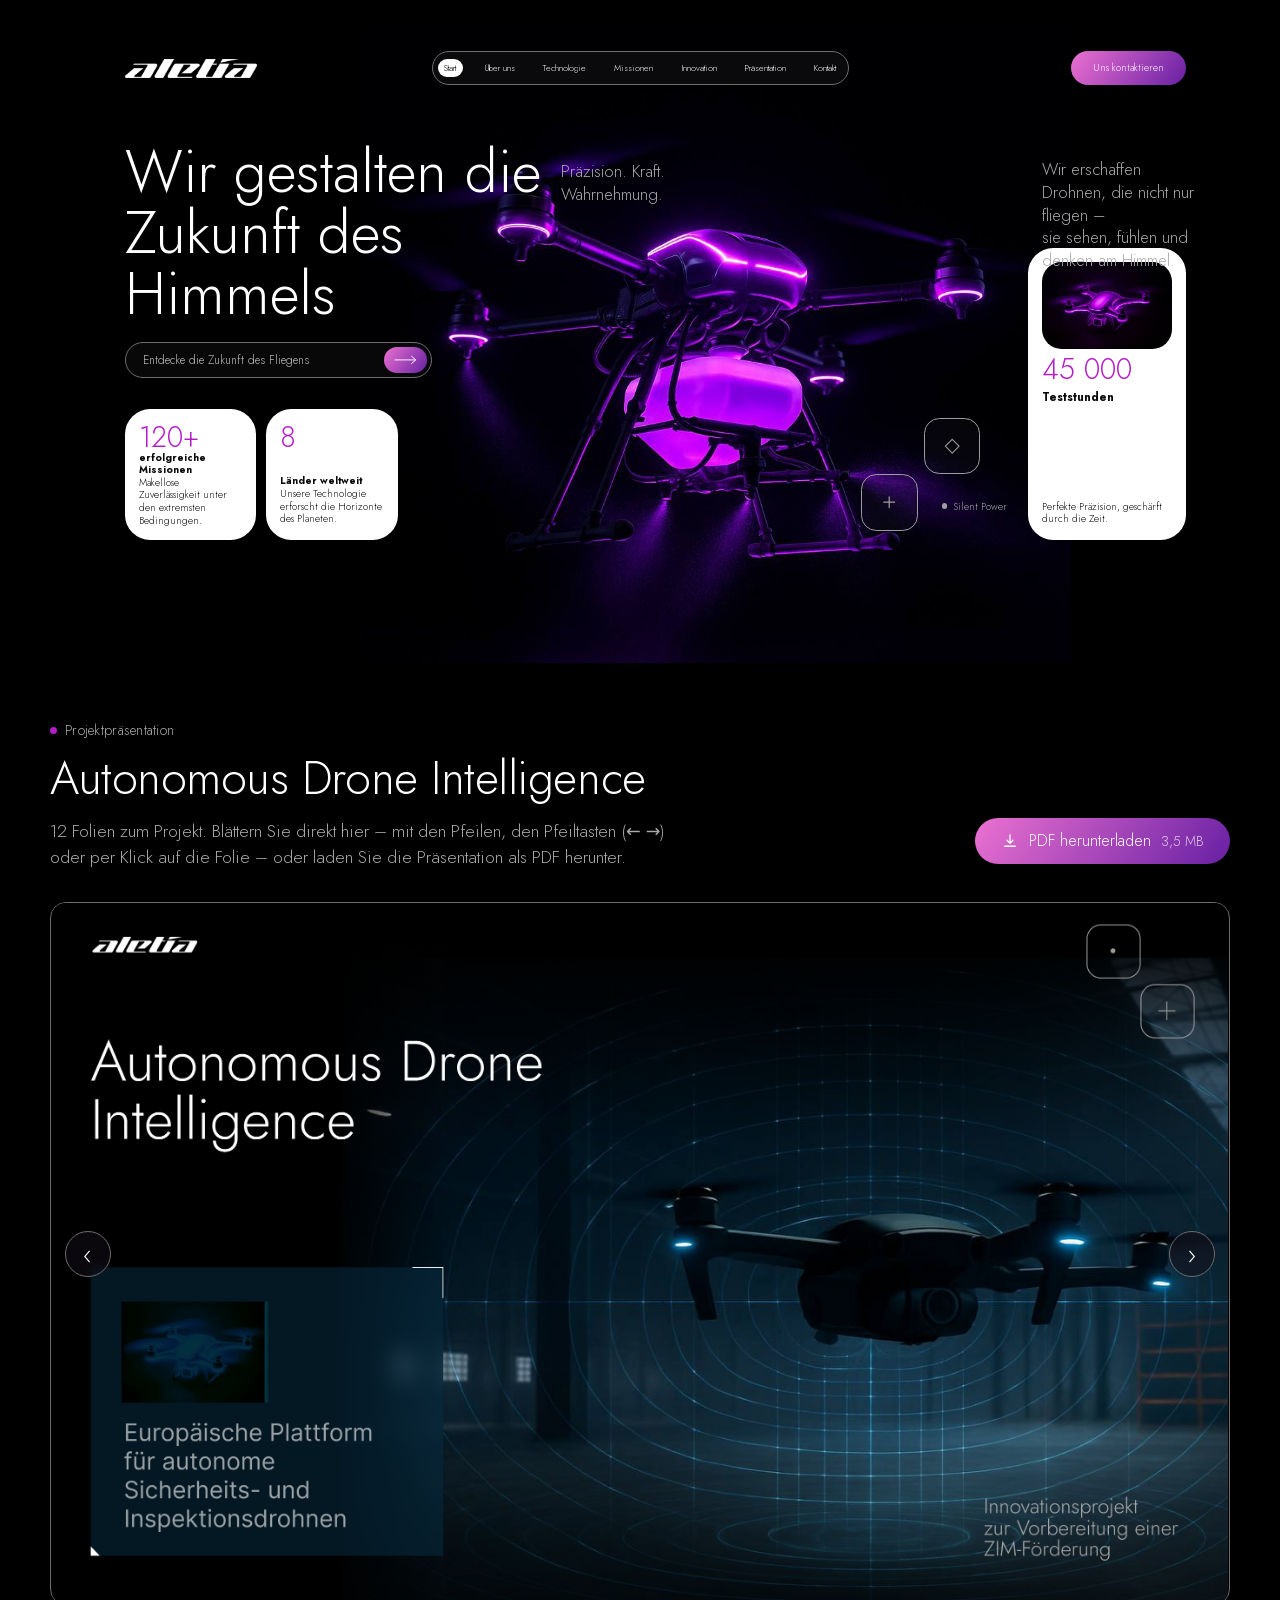
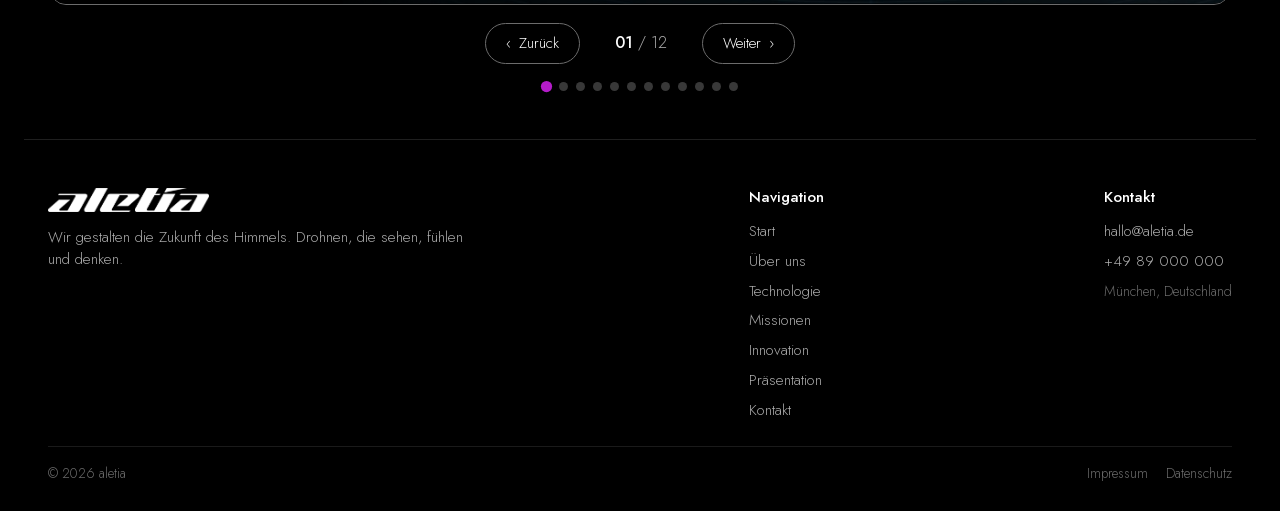
<file: index.html>
<!DOCTYPE html>
<html lang="de">
<head>
  <meta charset="UTF-8">
  <meta name="viewport" content="width=device-width, initial-scale=1.0">
  <title>aletia — Wir gestalten die Zukunft des Himmels</title>
  <meta name="description" content="aletia – wir erschaffen Drohnen, die nicht nur fliegen: sie sehen, fühlen und denken am Himmel. Präzision. Kraft. Wahrnehmung.">
  <meta property="og:title" content="aletia — Wir gestalten die Zukunft des Himmels">
  <meta property="og:description" content="aletia – wir erschaffen Drohnen, die nicht nur fliegen: sie sehen, fühlen und denken am Himmel. Präzision. Kraft. Wahrnehmung.">
  <meta property="og:type" content="website">
  <meta property="og:url" content="https://aletia.de/">
  <link rel="canonical" href="https://aletia.de/">
  <link rel="stylesheet" href="assets/css/fonts.css?v=1">
  <link rel="stylesheet" href="assets/css/styles.css?v=13">
</head>
<body>
  <div class="stage">
    <!-- ===== Top bar ===== -->
    <header class="topbar">
      <a href="index.html" class="logo" aria-label="aletia — Startseite">
        <img src="assets/img/logo-white.png" alt="aletia">
      </a>

      <nav class="mainnav" aria-label="Hauptnavigation">
        <a href="index.html" class="navlink is-active">Start</a>
        <a href="ueber-uns.html" class="navlink">Über uns</a>
        <a href="technologie.html" class="navlink">Technologie</a>
        <a href="missionen.html" class="navlink">Missionen</a>
        <a href="innovation.html" class="navlink">Innovation</a>
        <a href="praesentation.html" class="navlink">Präsentation</a>
        <a href="kontakt.html" class="navlink">Kontakt</a>
      </nav>

      <a href="kontakt.html" class="btn-contact">Uns kontaktieren</a>

      <button class="burger" aria-label="Menü öffnen" aria-expanded="false">
        <span></span><span></span><span></span>
      </button>
    </header>

    <!-- ===== Hero ===== -->
    <main class="hero">
      <img class="hero-drone" src="assets/img/drone-bg.png" alt="" aria-hidden="true">

      <p class="eyebrow">Jenseits der Grenzen<br>Intelligenz des Himmels</p>

      <h1 class="headline">Wir gestalten die Zukunft des Himmels</h1>

      <form class="search" autocomplete="off">
        <input type="text" class="search-input" placeholder="Entdecke die Zukunft des Fliegens" aria-label="Suche">
        <button type="submit" class="search-go" aria-label="Suchen">
          <svg class="arrow" viewBox="0 0 44 16" preserveAspectRatio="none" aria-hidden="true"><path d="M2 8h38M33 2l8 6-8 6" fill="none" stroke="currentColor" stroke-width="1.6" stroke-linecap="round" stroke-linejoin="round"/></svg>
        </button>
      </form>

      <article class="card card-stat card-stat-1">
        <span class="num">120+</span>
        <p class="card-text"><b>erfolgreiche Missionen</b><br>Makellose Zuverlässigkeit unter den extremsten Bedingungen.</p>
      </article>

      <article class="card card-stat card-stat-2">
        <span class="num">8</span>
        <p class="card-text"><b>Länder weltweit</b><br>Unsere Technologie erforscht die Horizonte des Planeten.</p>
      </article>

      <div class="lower">
        <article class="card card-tall">
          <span class="thumb"><img src="assets/img/drone-main.png" alt="aletia Drohne"></span>
          <span class="num">45 000</span>
          <span class="num-label">Teststunden</span>
          <p class="card-text">Perfekte Präzision, geschärft durch die Zeit.</p>
        </article>

        <div class="lower-right">
          <p class="para-tr">Wir erschaffen Drohnen, die nicht nur fliegen –<br>sie sehen, fühlen und denken am Himmel.</p>

          <p class="label-center">Präzision. Kraft.<br>Wahrnehmung.</p>

          <div class="feature">
            <div class="feat-boxes">
              <span class="fbox fbox-back" aria-hidden="true">
                <svg viewBox="0 0 24 24" width="22" height="22"><path d="M12 5v14M5 12h14" fill="none" stroke="currentColor" stroke-width="1.6" stroke-linecap="round"/></svg>
              </span>
              <span class="fbox fbox-front" aria-hidden="true">
                <svg viewBox="0 0 24 24" width="22" height="22"><path d="M12 3l9 9-9 9-9-9z" fill="none" stroke="currentColor" stroke-width="1.4" stroke-linejoin="round"/></svg>
              </span>
            </div>
            <p class="feat-label"><span class="dot"></span>Silent Power</p>
          </div>
        </div>
      </div>
    </main>
  </div>

  <!-- ===== Projektpräsentation (gleicher Blätterer wie praesentation.html) ===== -->
  <section class="home-pres" id="praesentation" aria-labelledby="home-pres-title">
    <div class="home-pres-inner">
      <div class="home-pres-head">
        <div class="home-pres-text">
          <p class="section-kicker">Projektpräsentation</p>
          <h2 id="home-pres-title" class="section-title">Autonomous Drone Intelligence</h2>
          <p class="lead">12 Folien zum Projekt. Blättern Sie direkt hier – mit den Pfeilen, den Pfeiltasten (← →) oder per Klick auf die Folie – oder laden Sie die Präsentation als PDF herunter.</p>
        </div>
        <a class="btn-pdf" href="assets/aletia-praesentation.pdf" download="aletia-Projektpraesentation.pdf" type="application/pdf">
          <svg viewBox="0 0 24 24" width="18" height="18" aria-hidden="true"><path d="M12 4v11m0 0l-4-4m4 4l4-4M5 19h14" fill="none" stroke="currentColor" stroke-width="1.7" stroke-linecap="round" stroke-linejoin="round"/></svg>
          PDF herunterladen <span class="btn-pdf-meta">3,5 MB</span>
        </a>
      </div>
      <div class="pres" data-total="12">
        <div class="pres-frame">
          <img class="pres-img" src="assets/slides/slide-01.png" alt="Folie 1 von 12" draggable="false">
          <button class="pres-nav pres-prev" type="button" aria-label="Vorherige Folie">&#8249;</button>
          <button class="pres-nav pres-next" type="button" aria-label="Nächste Folie">&#8250;</button>
        </div>
        <div class="pres-bar">
          <button class="pres-btn pres-prev" type="button">&#8249;&nbsp; Zurück</button>
          <span class="pres-count"><b class="pres-cur">01</b> <span class="pres-sep">/</span> 12</span>
          <button class="pres-btn pres-next" type="button">Weiter &nbsp;&#8250;</button>
        </div>
        <div class="pres-dots" role="tablist" aria-label="Folien"></div>
      </div>
    </div>
  </section>

  <!-- ===== Footer ===== -->
  <footer class="site-footer">
    <div class="foot-inner">
      <div class="foot-brand">
        <img src="assets/img/logo-white.png" alt="aletia" class="foot-logo">
        <p>Wir gestalten die Zukunft des Himmels. Drohnen, die sehen, fühlen und denken.</p>
      </div>
      <nav class="foot-nav" aria-label="Footer-Navigation">
        <span class="foot-title">Navigation</span>
        <a href="index.html">Start</a>
        <a href="ueber-uns.html">Über uns</a>
        <a href="technologie.html">Technologie</a>
        <a href="missionen.html">Missionen</a>
        <a href="innovation.html">Innovation</a>
        <a href="praesentation.html">Präsentation</a>
        <a href="kontakt.html">Kontakt</a>
      </nav>
      <div class="foot-contact">
        <span class="foot-title">Kontakt</span>
        <a href="mailto:hallo@aletia.de">hallo@aletia.de</a>
        <a href="tel:+498900000000">+49 89 000 000</a>
        <span class="foot-muted">München, Deutschland</span>
      </div>
    </div>
    <div class="foot-bottom">
      <span>© 2026 aletia</span>
      <nav class="foot-legal" aria-label="Rechtliches"><a href="impressum.html">Impressum</a><a href="datenschutz.html">Datenschutz</a></nav>
    </div>
  </footer>

  <script src="assets/js/app.js?v=12"></script>
</body>
</html>
</file>
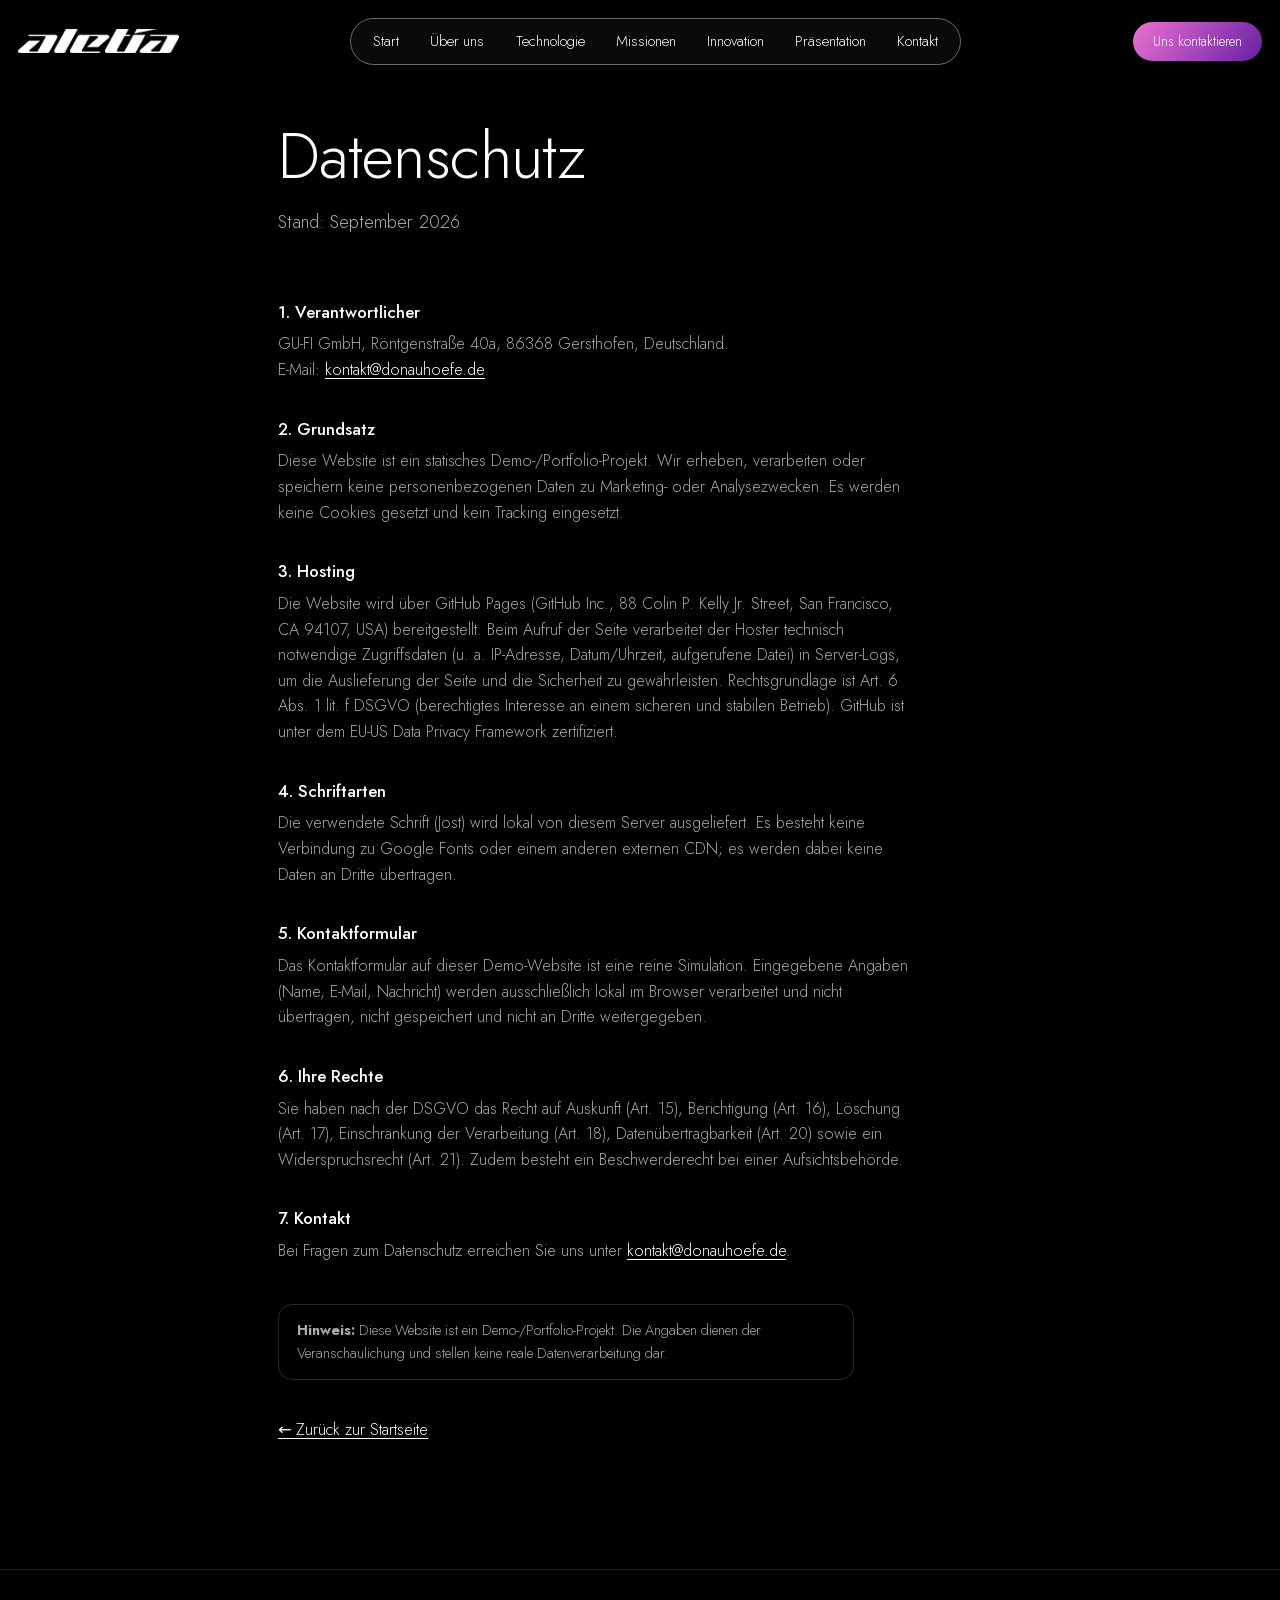
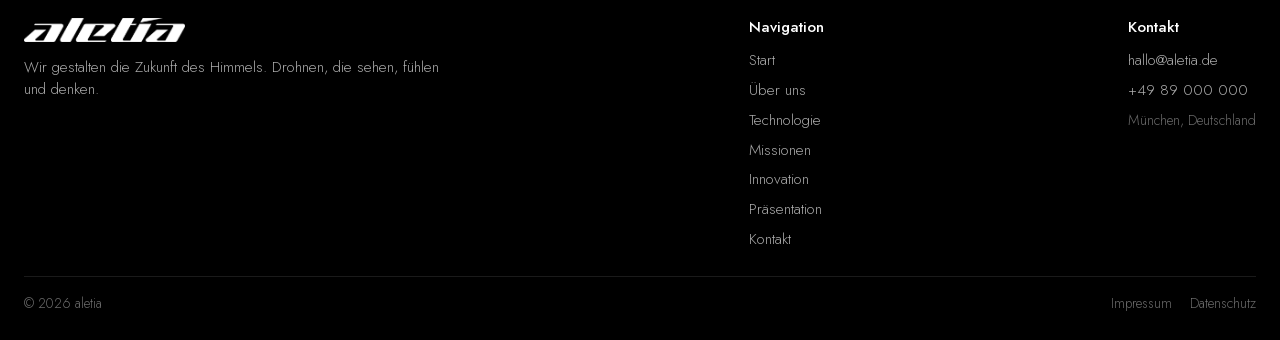
<file: datenschutz.html>
<!DOCTYPE html>
<html lang="de">
<head>
  <meta charset="UTF-8">
  <meta name="viewport" content="width=device-width, initial-scale=1.0">
  <title>Datenschutzerklärung — aletia</title>
  <meta name="description" content="Datenschutzerklärung von aletia: keine Cookies, kein Tracking, Schriften lokal gehostet, Kontaktformular als Simulation.">
  <meta property="og:title" content="Datenschutzerklärung — aletia">
  <meta property="og:description" content="Datenschutzerklärung von aletia: keine Cookies, kein Tracking, Schriften lokal gehostet, Kontaktformular als Simulation.">
  <meta property="og:type" content="website">
  <meta property="og:url" content="https://aletia.de/datenschutz.html">
  <link rel="canonical" href="https://aletia.de/datenschutz.html">
  <link rel="stylesheet" href="assets/css/fonts.css?v=1">
  <link rel="stylesheet" href="assets/css/styles.css?v=13">
</head>
<body class="subpage">
  <header class="topbar">
    <a href="index.html" class="logo" aria-label="aletia — Startseite">
      <img src="assets/img/logo-white.png" alt="aletia">
    </a>
    <nav class="mainnav" aria-label="Hauptnavigation">
        <a href="index.html" class="navlink">Start</a>
        <a href="ueber-uns.html" class="navlink">Über uns</a>
        <a href="technologie.html" class="navlink">Technologie</a>
        <a href="missionen.html" class="navlink">Missionen</a>
        <a href="innovation.html" class="navlink">Innovation</a>
        <a href="praesentation.html" class="navlink">Präsentation</a>
        <a href="kontakt.html" class="navlink">Kontakt</a>
    </nav>
    <a href="kontakt.html" class="btn-contact">Uns kontaktieren</a>
    <button class="burger" aria-label="Menü öffnen" aria-expanded="false">
      <span></span><span></span><span></span>
    </button>
  </header>

  <main class="page legal">
      <h1>Datenschutz</h1>
      <p class="lead">Stand: September 2026</p>
      <h2>1. Verantwortlicher</h2>
      <p>GU-FI GmbH, Röntgenstraße 40a, 86368 Gersthofen, Deutschland.<br>E-Mail: <a href="mailto:kontakt@donauhoefe.de">kontakt@donauhoefe.de</a></p>
      <h2>2. Grundsatz</h2>
      <p>Diese Website ist ein statisches Demo-/Portfolio-Projekt. Wir erheben, verarbeiten oder speichern keine personenbezogenen Daten zu Marketing- oder Analysezwecken. Es werden keine Cookies gesetzt und kein Tracking eingesetzt.</p>
      <h2>3. Hosting</h2>
      <p>Die Website wird über GitHub Pages (GitHub Inc., 88 Colin P. Kelly Jr. Street, San Francisco, CA 94107, USA) bereitgestellt. Beim Aufruf der Seite verarbeitet der Hoster technisch notwendige Zugriffsdaten (u. a. IP-Adresse, Datum/Uhrzeit, aufgerufene Datei) in Server-Logs, um die Auslieferung der Seite und die Sicherheit zu gewährleisten. Rechtsgrundlage ist Art. 6 Abs. 1 lit. f DSGVO (berechtigtes Interesse an einem sicheren und stabilen Betrieb). GitHub ist unter dem EU-US Data Privacy Framework zertifiziert.</p>
      <h2>4. Schriftarten</h2>
      <p>Die verwendete Schrift (Jost) wird lokal von diesem Server ausgeliefert. Es besteht keine Verbindung zu Google Fonts oder einem anderen externen CDN; es werden dabei keine Daten an Dritte übertragen.</p>
      <h2>5. Kontaktformular</h2>
      <p>Das Kontaktformular auf dieser Demo-Website ist eine reine Simulation. Eingegebene Angaben (Name, E-Mail, Nachricht) werden ausschließlich lokal im Browser verarbeitet und nicht übertragen, nicht gespeichert und nicht an Dritte weitergegeben.</p>
      <h2>6. Ihre Rechte</h2>
      <p>Sie haben nach der DSGVO das Recht auf Auskunft (Art. 15), Berichtigung (Art. 16), Löschung (Art. 17), Einschränkung der Verarbeitung (Art. 18), Datenübertragbarkeit (Art. 20) sowie ein Widerspruchsrecht (Art. 21). Zudem besteht ein Beschwerderecht bei einer Aufsichtsbehörde.</p>
      <h2>7. Kontakt</h2>
      <p>Bei Fragen zum Datenschutz erreichen Sie uns unter <a href="mailto:kontakt@donauhoefe.de">kontakt@donauhoefe.de</a>.</p>
      <p class="note"><strong>Hinweis:</strong> Diese Website ist ein Demo-/Portfolio-Projekt. Die Angaben dienen der Veranschaulichung und stellen keine reale Datenverarbeitung dar.</p>
      <a class="back" href="index.html">← Zurück zur Startseite</a>
  </main>

  <footer class="site-footer">
    <div class="foot-inner">
      <div class="foot-brand">
        <img src="assets/img/logo-white.png" alt="aletia" class="foot-logo">
        <p>Wir gestalten die Zukunft des Himmels. Drohnen, die sehen, fühlen und denken.</p>
      </div>
      <nav class="foot-nav" aria-label="Footer-Navigation">
        <span class="foot-title">Navigation</span>
        <a href="index.html">Start</a>
        <a href="ueber-uns.html">Über uns</a>
        <a href="technologie.html">Technologie</a>
        <a href="missionen.html">Missionen</a>
        <a href="innovation.html">Innovation</a>
        <a href="praesentation.html">Präsentation</a>
        <a href="kontakt.html">Kontakt</a>
      </nav>
      <div class="foot-contact">
        <span class="foot-title">Kontakt</span>
        <a href="mailto:hallo@aletia.de">hallo@aletia.de</a>
        <a href="tel:+498900000000">+49 89 000 000</a>
        <span class="foot-muted">München, Deutschland</span>
      </div>
    </div>
    <div class="foot-bottom">
      <span>© 2026 aletia</span>
      <nav class="foot-legal" aria-label="Rechtliches"><a href="impressum.html">Impressum</a><a href="datenschutz.html">Datenschutz</a></nav>
    </div>
  </footer>

  <script src="assets/js/app.js?v=12"></script>
</body>
</html>
</file>
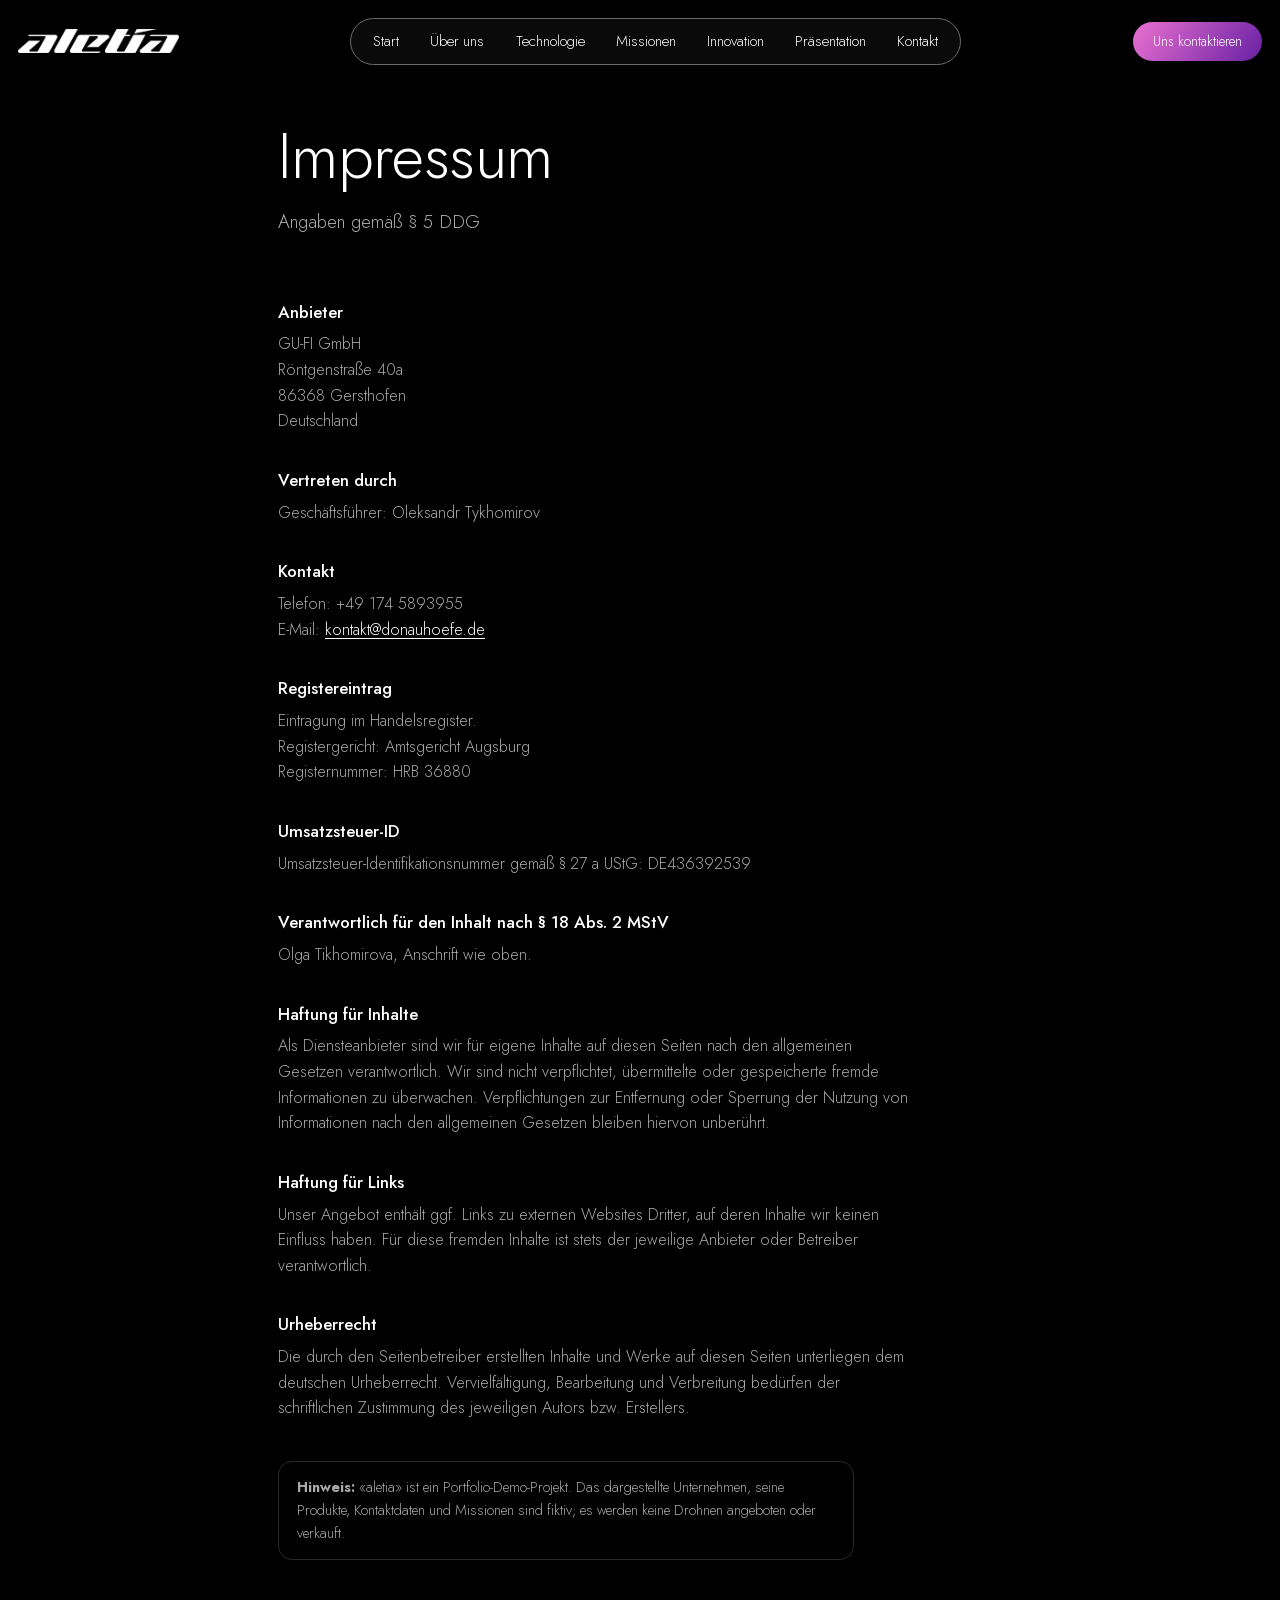
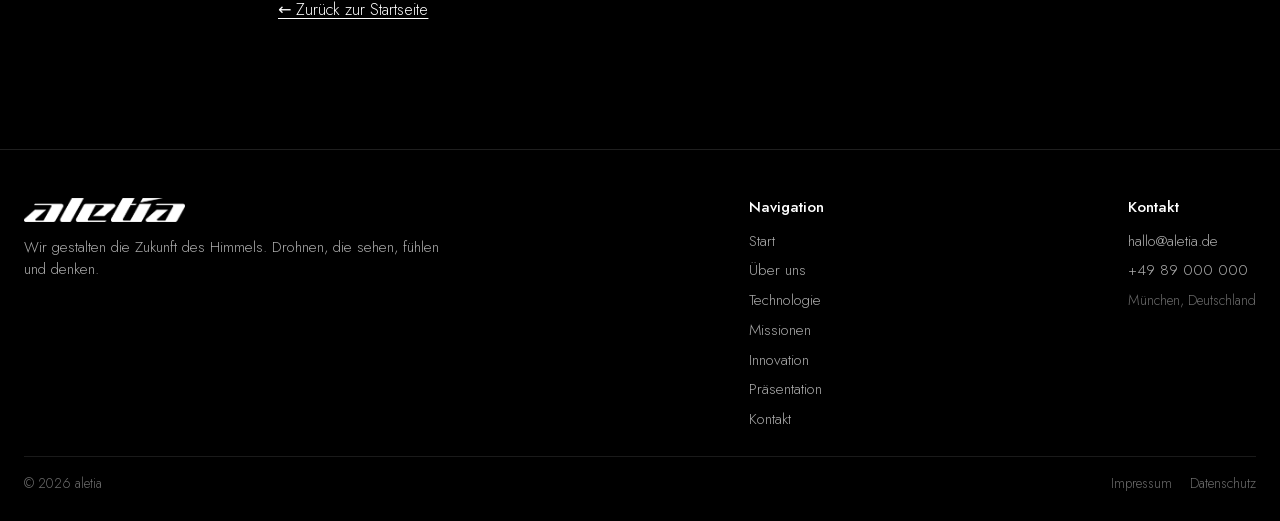
<file: impressum.html>
<!DOCTYPE html>
<html lang="de">
<head>
  <meta charset="UTF-8">
  <meta name="viewport" content="width=device-width, initial-scale=1.0">
  <title>Impressum — aletia</title>
  <meta name="description" content="Impressum von aletia — Anbieterkennzeichnung gemäß § 5 DDG: Betreiber, Anschrift, Kontakt und Registerangaben.">
  <meta property="og:title" content="Impressum — aletia">
  <meta property="og:description" content="Impressum von aletia — Anbieterkennzeichnung gemäß § 5 DDG: Betreiber, Anschrift, Kontakt und Registerangaben.">
  <meta property="og:type" content="website">
  <meta property="og:url" content="https://aletia.de/impressum.html">
  <link rel="canonical" href="https://aletia.de/impressum.html">
  <link rel="stylesheet" href="assets/css/fonts.css?v=1">
  <link rel="stylesheet" href="assets/css/styles.css?v=13">
</head>
<body class="subpage">
  <header class="topbar">
    <a href="index.html" class="logo" aria-label="aletia — Startseite">
      <img src="assets/img/logo-white.png" alt="aletia">
    </a>
    <nav class="mainnav" aria-label="Hauptnavigation">
        <a href="index.html" class="navlink">Start</a>
        <a href="ueber-uns.html" class="navlink">Über uns</a>
        <a href="technologie.html" class="navlink">Technologie</a>
        <a href="missionen.html" class="navlink">Missionen</a>
        <a href="innovation.html" class="navlink">Innovation</a>
        <a href="praesentation.html" class="navlink">Präsentation</a>
        <a href="kontakt.html" class="navlink">Kontakt</a>
    </nav>
    <a href="kontakt.html" class="btn-contact">Uns kontaktieren</a>
    <button class="burger" aria-label="Menü öffnen" aria-expanded="false">
      <span></span><span></span><span></span>
    </button>
  </header>

  <main class="page legal">
      <h1>Impressum</h1>
      <p class="lead">Angaben gemäß § 5 DDG</p>
      <h2>Anbieter</h2>
      <address>GU-FI GmbH<br>Röntgenstraße 40a<br>86368 Gersthofen<br>Deutschland</address>
      <h2>Vertreten durch</h2>
      <p>Geschäftsführer: Oleksandr Tykhomirov</p>
      <h2>Kontakt</h2>
      <p>Telefon: +49 174 5893955<br>E-Mail: <a href="mailto:kontakt@donauhoefe.de">kontakt@donauhoefe.de</a></p>
      <h2>Registereintrag</h2>
      <p>Eintragung im Handelsregister.<br>Registergericht: Amtsgericht Augsburg<br>Registernummer: HRB 36880</p>
      <h2>Umsatzsteuer-ID</h2>
      <p>Umsatzsteuer-Identifikationsnummer gemäß § 27 a UStG: DE436392539</p>
      <h2>Verantwortlich für den Inhalt nach § 18 Abs. 2 MStV</h2>
      <p>Olga Tikhomirova, Anschrift wie oben.</p>
      <h2>Haftung für Inhalte</h2>
      <p>Als Diensteanbieter sind wir für eigene Inhalte auf diesen Seiten nach den allgemeinen Gesetzen verantwortlich. Wir sind nicht verpflichtet, übermittelte oder gespeicherte fremde Informationen zu überwachen. Verpflichtungen zur Entfernung oder Sperrung der Nutzung von Informationen nach den allgemeinen Gesetzen bleiben hiervon unberührt.</p>
      <h2>Haftung für Links</h2>
      <p>Unser Angebot enthält ggf. Links zu externen Websites Dritter, auf deren Inhalte wir keinen Einfluss haben. Für diese fremden Inhalte ist stets der jeweilige Anbieter oder Betreiber verantwortlich.</p>
      <h2>Urheberrecht</h2>
      <p>Die durch den Seitenbetreiber erstellten Inhalte und Werke auf diesen Seiten unterliegen dem deutschen Urheberrecht. Vervielfältigung, Bearbeitung und Verbreitung bedürfen der schriftlichen Zustimmung des jeweiligen Autors bzw. Erstellers.</p>
      <p class="note"><strong>Hinweis:</strong> «aletia» ist ein Portfolio-Demo-Projekt. Das dargestellte Unternehmen, seine Produkte, Kontaktdaten und Missionen sind fiktiv; es werden keine Drohnen angeboten oder verkauft.</p>
      <a class="back" href="index.html">← Zurück zur Startseite</a>
  </main>

  <footer class="site-footer">
    <div class="foot-inner">
      <div class="foot-brand">
        <img src="assets/img/logo-white.png" alt="aletia" class="foot-logo">
        <p>Wir gestalten die Zukunft des Himmels. Drohnen, die sehen, fühlen und denken.</p>
      </div>
      <nav class="foot-nav" aria-label="Footer-Navigation">
        <span class="foot-title">Navigation</span>
        <a href="index.html">Start</a>
        <a href="ueber-uns.html">Über uns</a>
        <a href="technologie.html">Technologie</a>
        <a href="missionen.html">Missionen</a>
        <a href="innovation.html">Innovation</a>
        <a href="praesentation.html">Präsentation</a>
        <a href="kontakt.html">Kontakt</a>
      </nav>
      <div class="foot-contact">
        <span class="foot-title">Kontakt</span>
        <a href="mailto:hallo@aletia.de">hallo@aletia.de</a>
        <a href="tel:+498900000000">+49 89 000 000</a>
        <span class="foot-muted">München, Deutschland</span>
      </div>
    </div>
    <div class="foot-bottom">
      <span>© 2026 aletia</span>
      <nav class="foot-legal" aria-label="Rechtliches"><a href="impressum.html">Impressum</a><a href="datenschutz.html">Datenschutz</a></nav>
    </div>
  </footer>

  <script src="assets/js/app.js?v=12"></script>
</body>
</html>
</file>
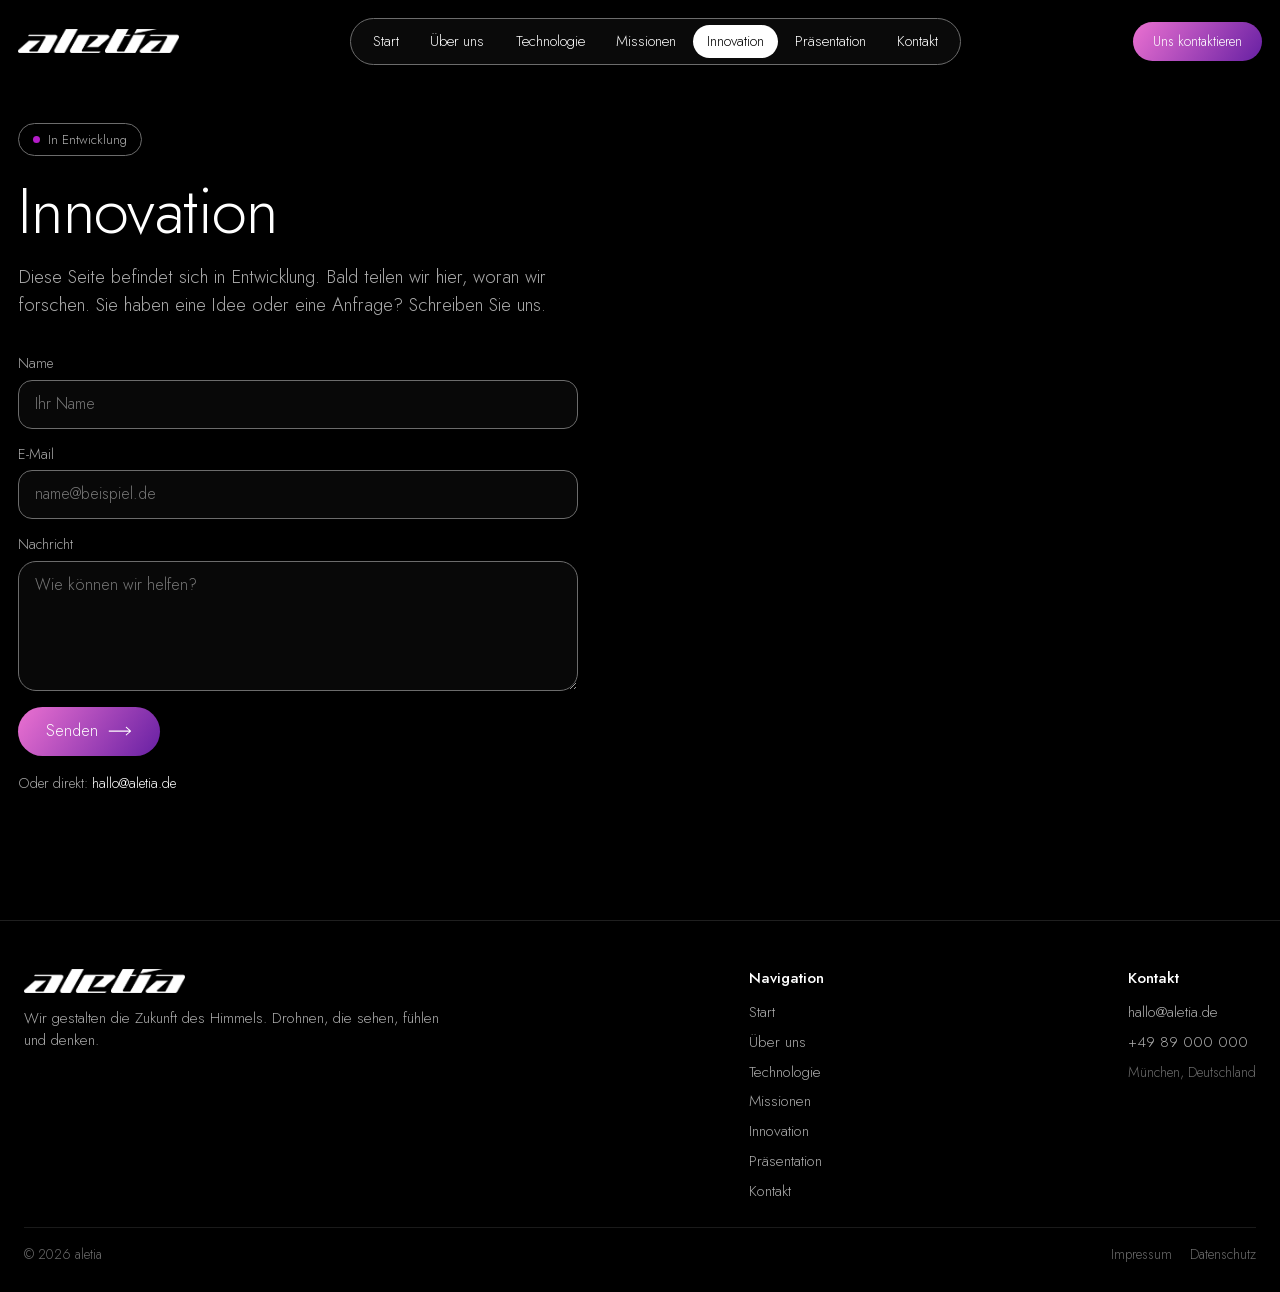
<file: innovation.html>
<!DOCTYPE html>
<html lang="de">
<head>
  <meta charset="UTF-8">
  <meta name="viewport" content="width=device-width, initial-scale=1.0">
  <title>aletia — Innovation</title>
  <meta name="description" content="aletia — Innovation. Diese Seite befindet sich in Entwicklung. Bald teilen wir hier, woran wir forschen. Sie haben eine Idee oder eine Anfrage? Schreiben Sie uns.">
  <meta property="og:title" content="aletia — Innovation">
  <meta property="og:description" content="aletia — Innovation. Diese Seite befindet sich in Entwicklung. Bald teilen wir hier, woran wir forschen. Sie haben eine Idee oder eine Anfrage? Schreiben Sie uns.">
  <meta property="og:type" content="website">
  <meta property="og:url" content="https://aletia.de/innovation.html">
  <link rel="canonical" href="https://aletia.de/innovation.html">
  <link rel="stylesheet" href="assets/css/fonts.css?v=1">
  <link rel="stylesheet" href="assets/css/styles.css?v=13">
</head>
<body class="subpage">
  <header class="topbar">
    <a href="index.html" class="logo" aria-label="aletia — Startseite">
      <img src="assets/img/logo-white.png" alt="aletia">
    </a>
    <nav class="mainnav" aria-label="Hauptnavigation">
        <a href="index.html" class="navlink">Start</a>
        <a href="ueber-uns.html" class="navlink">Über uns</a>
        <a href="technologie.html" class="navlink">Technologie</a>
        <a href="missionen.html" class="navlink">Missionen</a>
        <a href="innovation.html" class="navlink is-active">Innovation</a>
        <a href="praesentation.html" class="navlink">Präsentation</a>
        <a href="kontakt.html" class="navlink">Kontakt</a>
    </nav>
    <a href="kontakt.html" class="btn-contact">Uns kontaktieren</a>
    <button class="burger" aria-label="Menü öffnen" aria-expanded="false">
      <span></span><span></span><span></span>
    </button>
  </header>

  <main class="page">
      <span class="dev-badge">In Entwicklung</span>
      <h1>Innovation</h1>
      <p class="lead">Diese Seite befindet sich in Entwicklung. Bald teilen wir hier, woran wir forschen. Sie haben eine Idee oder eine Anfrage? Schreiben Sie uns.</p>

      <form class="contact-form" novalidate>
        <div class="field">
          <label for="cf-name">Name</label>
          <input id="cf-name" name="name" type="text" placeholder="Ihr Name" required>
        </div>
        <div class="field">
          <label for="cf-mail">E-Mail</label>
          <input id="cf-mail" name="email" type="email" placeholder="name@beispiel.de" required>
        </div>
        <div class="field">
          <label for="cf-msg">Nachricht</label>
          <textarea id="cf-msg" name="message" placeholder="Wie können wir helfen?" required></textarea>
        </div>
        <button type="submit" class="form-submit">
          Senden
          <svg class="arrow" viewBox="0 0 44 16" preserveAspectRatio="none" width="26" height="12" aria-hidden="true"><path d="M2 8h38M33 2l8 6-8 6" fill="none" stroke="currentColor" stroke-width="1.6" stroke-linecap="round" stroke-linejoin="round"/></svg>
        </button>
        <p class="form-note">Oder direkt: <a href="mailto:hallo@aletia.de" style="color:#fff">hallo@aletia.de</a></p>
        <div class="form-success" role="status" aria-live="polite"></div>
      </form>
  </main>

  <footer class="site-footer">
    <div class="foot-inner">
      <div class="foot-brand">
        <img src="assets/img/logo-white.png" alt="aletia" class="foot-logo">
        <p>Wir gestalten die Zukunft des Himmels. Drohnen, die sehen, fühlen und denken.</p>
      </div>
      <nav class="foot-nav" aria-label="Footer-Navigation">
        <span class="foot-title">Navigation</span>
        <a href="index.html">Start</a>
        <a href="ueber-uns.html">Über uns</a>
        <a href="technologie.html">Technologie</a>
        <a href="missionen.html">Missionen</a>
        <a href="innovation.html">Innovation</a>
        <a href="praesentation.html">Präsentation</a>
        <a href="kontakt.html">Kontakt</a>
      </nav>
      <div class="foot-contact">
        <span class="foot-title">Kontakt</span>
        <a href="mailto:hallo@aletia.de">hallo@aletia.de</a>
        <a href="tel:+498900000000">+49 89 000 000</a>
        <span class="foot-muted">München, Deutschland</span>
      </div>
    </div>
    <div class="foot-bottom">
      <span>© 2026 aletia</span>
      <nav class="foot-legal" aria-label="Rechtliches"><a href="impressum.html">Impressum</a><a href="datenschutz.html">Datenschutz</a></nav>
    </div>
  </footer>

  <script src="assets/js/app.js?v=12"></script>
</body>
</html>
</file>
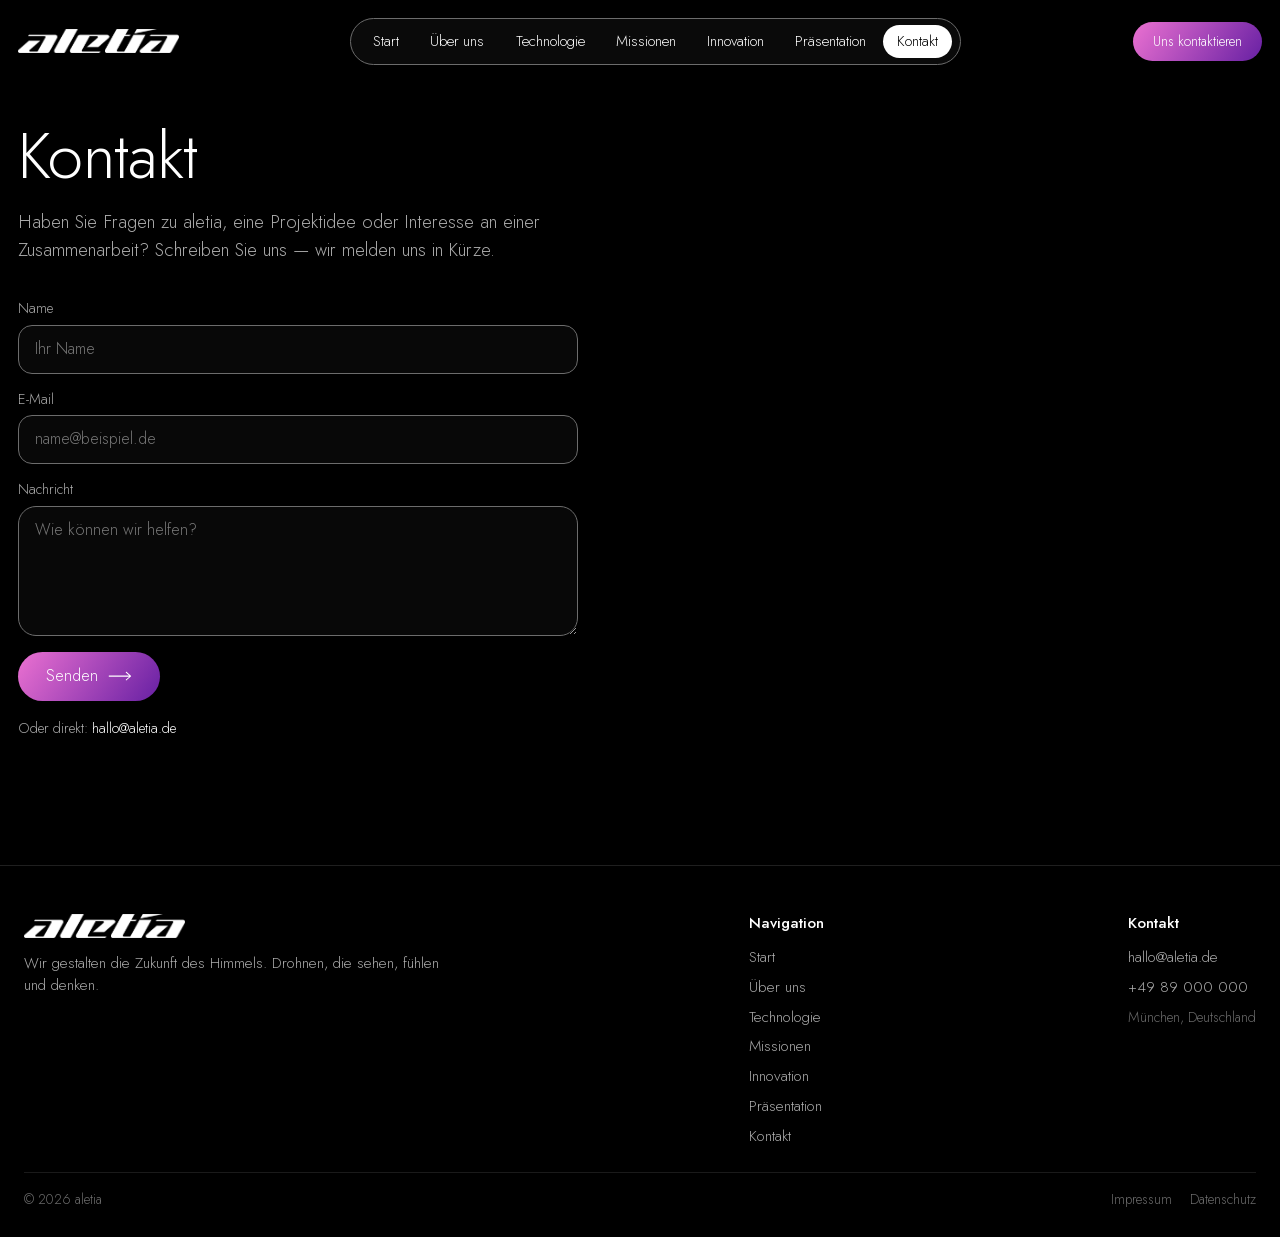
<file: kontakt.html>
<!DOCTYPE html>
<html lang="de">
<head>
  <meta charset="UTF-8">
  <meta name="viewport" content="width=device-width, initial-scale=1.0">
  <title>aletia — Kontakt</title>
  <meta name="description" content="aletia — Kontakt. Haben Sie Fragen zu aletia, eine Projektidee oder Interesse an einer Zusammenarbeit? Schreiben Sie uns — wir melden uns in Kürze.">
  <meta property="og:title" content="aletia — Kontakt">
  <meta property="og:description" content="aletia — Kontakt. Haben Sie Fragen zu aletia, eine Projektidee oder Interesse an einer Zusammenarbeit? Schreiben Sie uns — wir melden uns in Kürze.">
  <meta property="og:type" content="website">
  <meta property="og:url" content="https://aletia.de/kontakt.html">
  <link rel="canonical" href="https://aletia.de/kontakt.html">
  <link rel="stylesheet" href="assets/css/fonts.css?v=1">
  <link rel="stylesheet" href="assets/css/styles.css?v=13">
</head>
<body class="subpage">
  <header class="topbar">
    <a href="index.html" class="logo" aria-label="aletia — Startseite">
      <img src="assets/img/logo-white.png" alt="aletia">
    </a>
    <nav class="mainnav" aria-label="Hauptnavigation">
        <a href="index.html" class="navlink">Start</a>
        <a href="ueber-uns.html" class="navlink">Über uns</a>
        <a href="technologie.html" class="navlink">Technologie</a>
        <a href="missionen.html" class="navlink">Missionen</a>
        <a href="innovation.html" class="navlink">Innovation</a>
        <a href="praesentation.html" class="navlink">Präsentation</a>
        <a href="kontakt.html" class="navlink is-active">Kontakt</a>
    </nav>
    <a href="kontakt.html" class="btn-contact">Uns kontaktieren</a>
    <button class="burger" aria-label="Menü öffnen" aria-expanded="false">
      <span></span><span></span><span></span>
    </button>
  </header>

  <main class="page">
      <h1>Kontakt</h1>
      <p class="lead">Haben Sie Fragen zu aletia, eine Projektidee oder Interesse an einer Zusammenarbeit? Schreiben Sie uns — wir melden uns in Kürze.</p>

      <form class="contact-form" novalidate>
        <div class="field">
          <label for="cf-name">Name</label>
          <input id="cf-name" name="name" type="text" placeholder="Ihr Name" required>
        </div>
        <div class="field">
          <label for="cf-mail">E-Mail</label>
          <input id="cf-mail" name="email" type="email" placeholder="name@beispiel.de" required>
        </div>
        <div class="field">
          <label for="cf-msg">Nachricht</label>
          <textarea id="cf-msg" name="message" placeholder="Wie können wir helfen?" required></textarea>
        </div>
        <button type="submit" class="form-submit">
          Senden
          <svg class="arrow" viewBox="0 0 44 16" preserveAspectRatio="none" width="26" height="12" aria-hidden="true"><path d="M2 8h38M33 2l8 6-8 6" fill="none" stroke="currentColor" stroke-width="1.6" stroke-linecap="round" stroke-linejoin="round"/></svg>
        </button>
        <p class="form-note">Oder direkt: <a href="mailto:hallo@aletia.de" style="color:#fff">hallo@aletia.de</a></p>
        <div class="form-success" role="status" aria-live="polite"></div>
      </form>
  </main>

  <footer class="site-footer">
    <div class="foot-inner">
      <div class="foot-brand">
        <img src="assets/img/logo-white.png" alt="aletia" class="foot-logo">
        <p>Wir gestalten die Zukunft des Himmels. Drohnen, die sehen, fühlen und denken.</p>
      </div>
      <nav class="foot-nav" aria-label="Footer-Navigation">
        <span class="foot-title">Navigation</span>
        <a href="index.html">Start</a>
        <a href="ueber-uns.html">Über uns</a>
        <a href="technologie.html">Technologie</a>
        <a href="missionen.html">Missionen</a>
        <a href="innovation.html">Innovation</a>
        <a href="praesentation.html">Präsentation</a>
        <a href="kontakt.html">Kontakt</a>
      </nav>
      <div class="foot-contact">
        <span class="foot-title">Kontakt</span>
        <a href="mailto:hallo@aletia.de">hallo@aletia.de</a>
        <a href="tel:+498900000000">+49 89 000 000</a>
        <span class="foot-muted">München, Deutschland</span>
      </div>
    </div>
    <div class="foot-bottom">
      <span>© 2026 aletia</span>
      <nav class="foot-legal" aria-label="Rechtliches"><a href="impressum.html">Impressum</a><a href="datenschutz.html">Datenschutz</a></nav>
    </div>
  </footer>

  <script src="assets/js/app.js?v=12"></script>
</body>
</html>
</file>
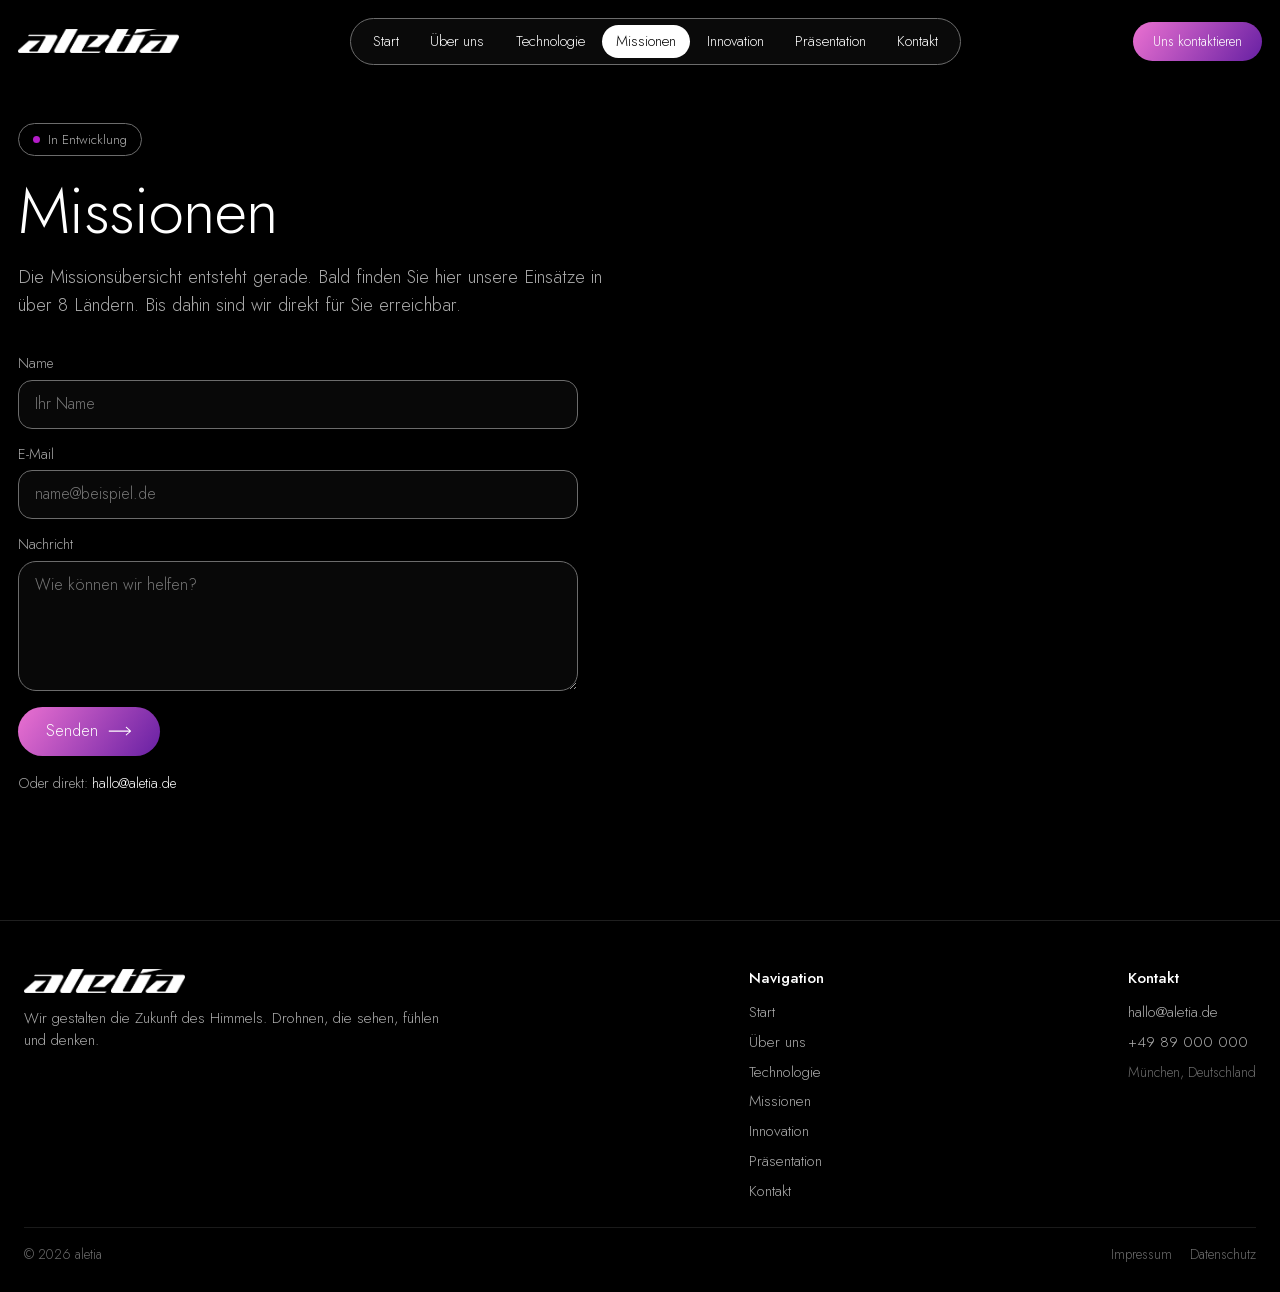
<file: missionen.html>
<!DOCTYPE html>
<html lang="de">
<head>
  <meta charset="UTF-8">
  <meta name="viewport" content="width=device-width, initial-scale=1.0">
  <title>aletia — Missionen</title>
  <meta name="description" content="aletia — Missionen. Die Missionsübersicht entsteht gerade. Bald finden Sie hier unsere Einsätze in über 8 Ländern. Bis dahin sind wir direkt für Sie erreichbar.">
  <meta property="og:title" content="aletia — Missionen">
  <meta property="og:description" content="aletia — Missionen. Die Missionsübersicht entsteht gerade. Bald finden Sie hier unsere Einsätze in über 8 Ländern. Bis dahin sind wir direkt für Sie erreichbar.">
  <meta property="og:type" content="website">
  <meta property="og:url" content="https://aletia.de/missionen.html">
  <link rel="canonical" href="https://aletia.de/missionen.html">
  <link rel="stylesheet" href="assets/css/fonts.css?v=1">
  <link rel="stylesheet" href="assets/css/styles.css?v=13">
</head>
<body class="subpage">
  <header class="topbar">
    <a href="index.html" class="logo" aria-label="aletia — Startseite">
      <img src="assets/img/logo-white.png" alt="aletia">
    </a>
    <nav class="mainnav" aria-label="Hauptnavigation">
        <a href="index.html" class="navlink">Start</a>
        <a href="ueber-uns.html" class="navlink">Über uns</a>
        <a href="technologie.html" class="navlink">Technologie</a>
        <a href="missionen.html" class="navlink is-active">Missionen</a>
        <a href="innovation.html" class="navlink">Innovation</a>
        <a href="praesentation.html" class="navlink">Präsentation</a>
        <a href="kontakt.html" class="navlink">Kontakt</a>
    </nav>
    <a href="kontakt.html" class="btn-contact">Uns kontaktieren</a>
    <button class="burger" aria-label="Menü öffnen" aria-expanded="false">
      <span></span><span></span><span></span>
    </button>
  </header>

  <main class="page">
      <span class="dev-badge">In Entwicklung</span>
      <h1>Missionen</h1>
      <p class="lead">Die Missionsübersicht entsteht gerade. Bald finden Sie hier unsere Einsätze in über 8 Ländern. Bis dahin sind wir direkt für Sie erreichbar.</p>

      <form class="contact-form" novalidate>
        <div class="field">
          <label for="cf-name">Name</label>
          <input id="cf-name" name="name" type="text" placeholder="Ihr Name" required>
        </div>
        <div class="field">
          <label for="cf-mail">E-Mail</label>
          <input id="cf-mail" name="email" type="email" placeholder="name@beispiel.de" required>
        </div>
        <div class="field">
          <label for="cf-msg">Nachricht</label>
          <textarea id="cf-msg" name="message" placeholder="Wie können wir helfen?" required></textarea>
        </div>
        <button type="submit" class="form-submit">
          Senden
          <svg class="arrow" viewBox="0 0 44 16" preserveAspectRatio="none" width="26" height="12" aria-hidden="true"><path d="M2 8h38M33 2l8 6-8 6" fill="none" stroke="currentColor" stroke-width="1.6" stroke-linecap="round" stroke-linejoin="round"/></svg>
        </button>
        <p class="form-note">Oder direkt: <a href="mailto:hallo@aletia.de" style="color:#fff">hallo@aletia.de</a></p>
        <div class="form-success" role="status" aria-live="polite"></div>
      </form>
  </main>

  <footer class="site-footer">
    <div class="foot-inner">
      <div class="foot-brand">
        <img src="assets/img/logo-white.png" alt="aletia" class="foot-logo">
        <p>Wir gestalten die Zukunft des Himmels. Drohnen, die sehen, fühlen und denken.</p>
      </div>
      <nav class="foot-nav" aria-label="Footer-Navigation">
        <span class="foot-title">Navigation</span>
        <a href="index.html">Start</a>
        <a href="ueber-uns.html">Über uns</a>
        <a href="technologie.html">Technologie</a>
        <a href="missionen.html">Missionen</a>
        <a href="innovation.html">Innovation</a>
        <a href="praesentation.html">Präsentation</a>
        <a href="kontakt.html">Kontakt</a>
      </nav>
      <div class="foot-contact">
        <span class="foot-title">Kontakt</span>
        <a href="mailto:hallo@aletia.de">hallo@aletia.de</a>
        <a href="tel:+498900000000">+49 89 000 000</a>
        <span class="foot-muted">München, Deutschland</span>
      </div>
    </div>
    <div class="foot-bottom">
      <span>© 2026 aletia</span>
      <nav class="foot-legal" aria-label="Rechtliches"><a href="impressum.html">Impressum</a><a href="datenschutz.html">Datenschutz</a></nav>
    </div>
  </footer>

  <script src="assets/js/app.js?v=12"></script>
</body>
</html>
</file>
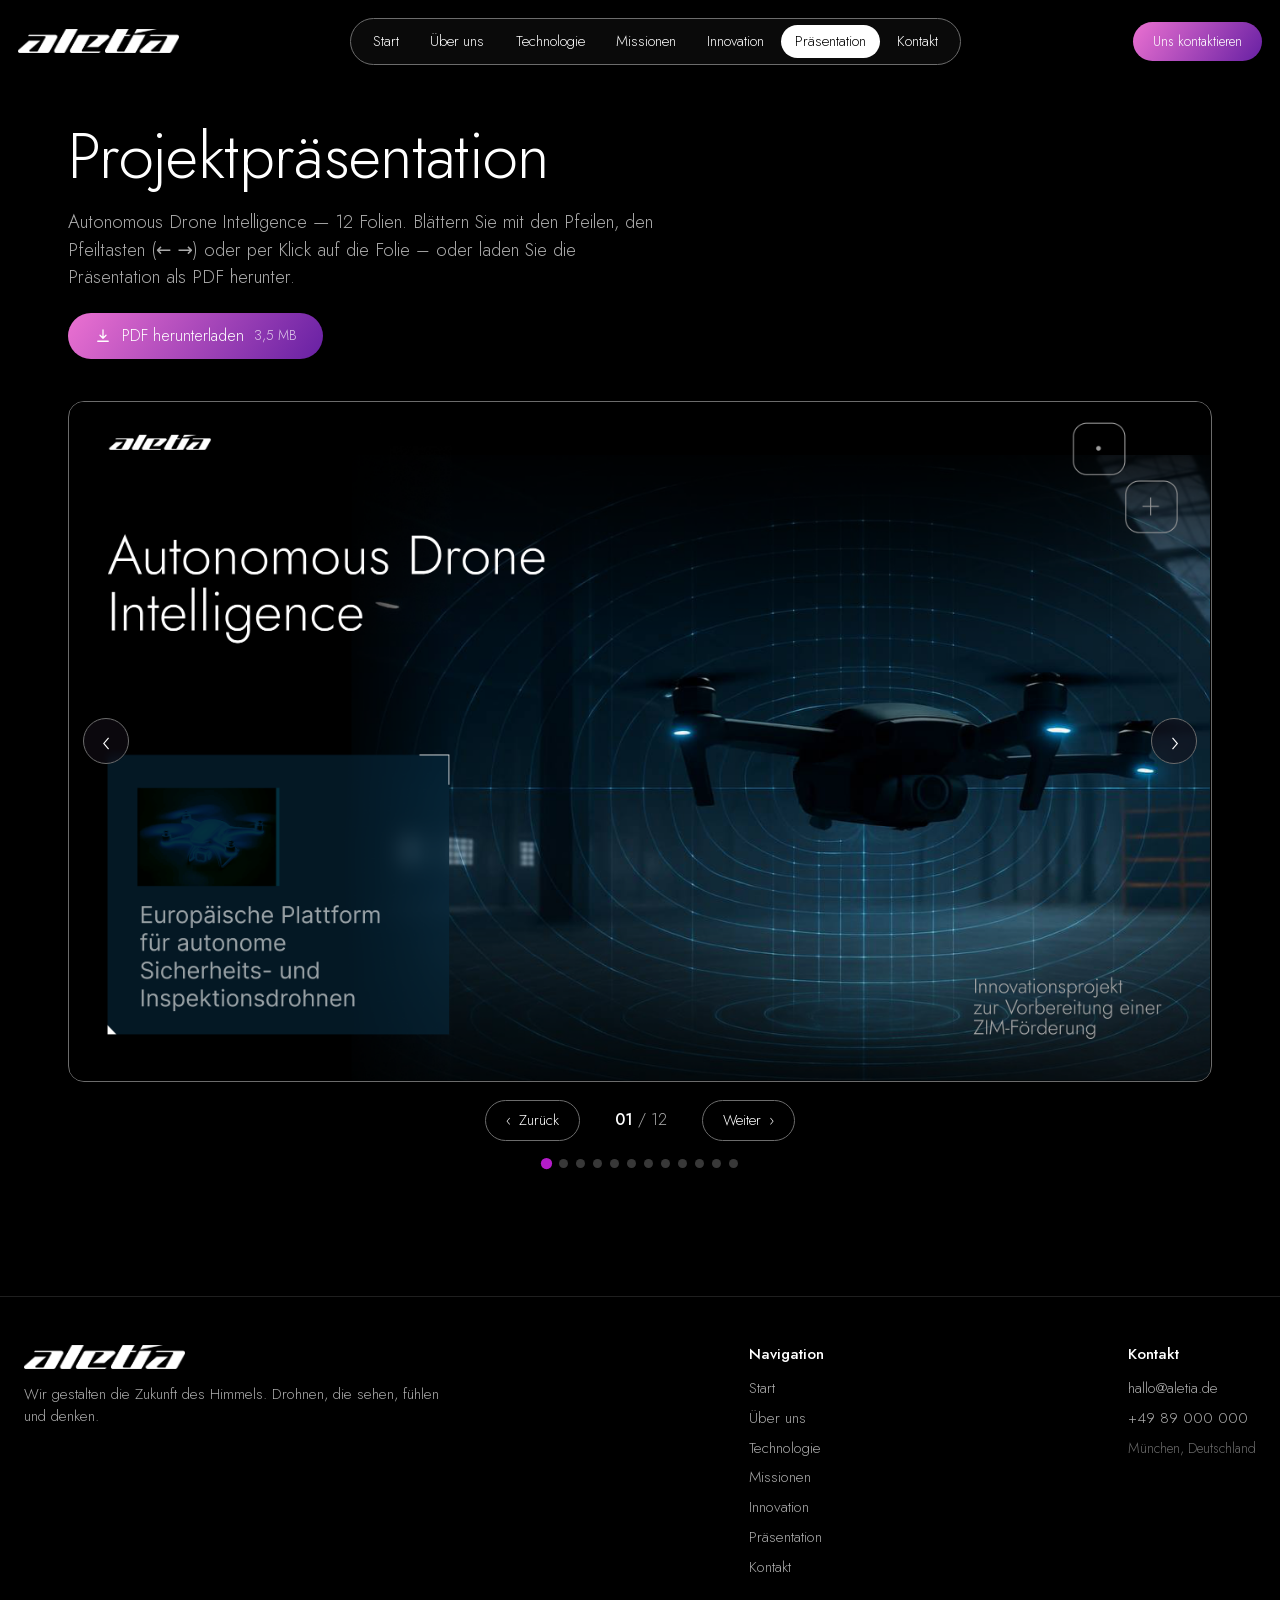
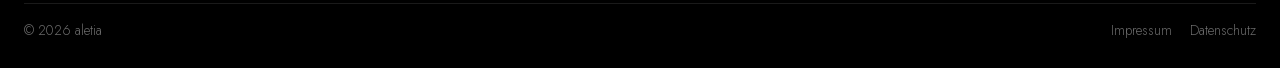
<file: praesentation.html>
<!DOCTYPE html>
<html lang="de">
<head>
  <meta charset="UTF-8">
  <meta name="viewport" content="width=device-width, initial-scale=1.0">
  <title>aletia — Projektpräsentation</title>
  <meta name="description" content="aletia — Projektpräsentation: Autonomous Drone Intelligence. 12 Folien zum Durchblättern.">
  <meta property="og:title" content="aletia — Projektpräsentation">
  <meta property="og:description" content="aletia — Projektpräsentation: Autonomous Drone Intelligence. 12 Folien zum Durchblättern.">
  <meta property="og:type" content="website">
  <meta property="og:url" content="https://aletia.de/praesentation.html">
  <link rel="canonical" href="https://aletia.de/praesentation.html">
  <link rel="stylesheet" href="assets/css/fonts.css?v=1">
  <link rel="stylesheet" href="assets/css/styles.css?v=13">
</head>
<body class="subpage">
  <header class="topbar">
    <a href="index.html" class="logo" aria-label="aletia — Startseite">
      <img src="assets/img/logo-white.png" alt="aletia">
    </a>
    <nav class="mainnav" aria-label="Hauptnavigation">
        <a href="index.html" class="navlink">Start</a>
        <a href="ueber-uns.html" class="navlink">Über uns</a>
        <a href="technologie.html" class="navlink">Technologie</a>
        <a href="missionen.html" class="navlink">Missionen</a>
        <a href="innovation.html" class="navlink">Innovation</a>
        <a href="praesentation.html" class="navlink is-active">Präsentation</a>
        <a href="kontakt.html" class="navlink">Kontakt</a>
    </nav>
    <a href="kontakt.html" class="btn-contact">Uns kontaktieren</a>
    <button class="burger" aria-label="Menü öffnen" aria-expanded="false">
      <span></span><span></span><span></span>
    </button>
  </header>

  <main class="page pres-page">
    <h1>Projektpräsentation</h1>
    <p class="lead">Autonomous Drone Intelligence — 12 Folien. Blättern Sie mit den Pfeilen, den Pfeiltasten (← →) oder per Klick auf die Folie – oder laden Sie die Präsentation als PDF herunter.</p>
    <div class="pres-actions">
      <a class="btn-pdf" href="assets/aletia-praesentation.pdf" download="aletia-Projektpraesentation.pdf" type="application/pdf">
        <svg viewBox="0 0 24 24" width="18" height="18" aria-hidden="true"><path d="M12 4v11m0 0l-4-4m4 4l4-4M5 19h14" fill="none" stroke="currentColor" stroke-width="1.7" stroke-linecap="round" stroke-linejoin="round"/></svg>
        PDF herunterladen <span class="btn-pdf-meta">3,5 MB</span>
      </a>
    </div>

    <div class="pres" data-total="12">
      <div class="pres-frame">
        <img class="pres-img" src="assets/slides/slide-01.png" alt="Folie 1 von 12" draggable="false">
        <button class="pres-nav pres-prev" type="button" aria-label="Vorherige Folie">&#8249;</button>
        <button class="pres-nav pres-next" type="button" aria-label="Nächste Folie">&#8250;</button>
      </div>
      <div class="pres-bar">
        <button class="pres-btn pres-prev" type="button">&#8249;&nbsp; Zurück</button>
        <span class="pres-count"><b class="pres-cur">01</b> <span class="pres-sep">/</span> 12</span>
        <button class="pres-btn pres-next" type="button">Weiter &nbsp;&#8250;</button>
      </div>
      <div class="pres-dots" role="tablist" aria-label="Folien"></div>
    </div>
  </main>

  <footer class="site-footer">
    <div class="foot-inner">
      <div class="foot-brand">
        <img src="assets/img/logo-white.png" alt="aletia" class="foot-logo">
        <p>Wir gestalten die Zukunft des Himmels. Drohnen, die sehen, fühlen und denken.</p>
      </div>
      <nav class="foot-nav" aria-label="Footer-Navigation">
        <span class="foot-title">Navigation</span>
        <a href="index.html">Start</a>
        <a href="ueber-uns.html">Über uns</a>
        <a href="technologie.html">Technologie</a>
        <a href="missionen.html">Missionen</a>
        <a href="innovation.html">Innovation</a>
        <a href="praesentation.html">Präsentation</a>
        <a href="kontakt.html">Kontakt</a>
      </nav>
      <div class="foot-contact">
        <span class="foot-title">Kontakt</span>
        <a href="mailto:hallo@aletia.de">hallo@aletia.de</a>
        <a href="tel:+498900000000">+49 89 000 000</a>
        <span class="foot-muted">München, Deutschland</span>
      </div>
    </div>
    <div class="foot-bottom">
      <span>© 2026 aletia</span>
      <nav class="foot-legal" aria-label="Rechtliches"><a href="impressum.html">Impressum</a><a href="datenschutz.html">Datenschutz</a></nav>
    </div>
  </footer>

  <script src="assets/js/app.js?v=12"></script>
</body>
</html>
</file>
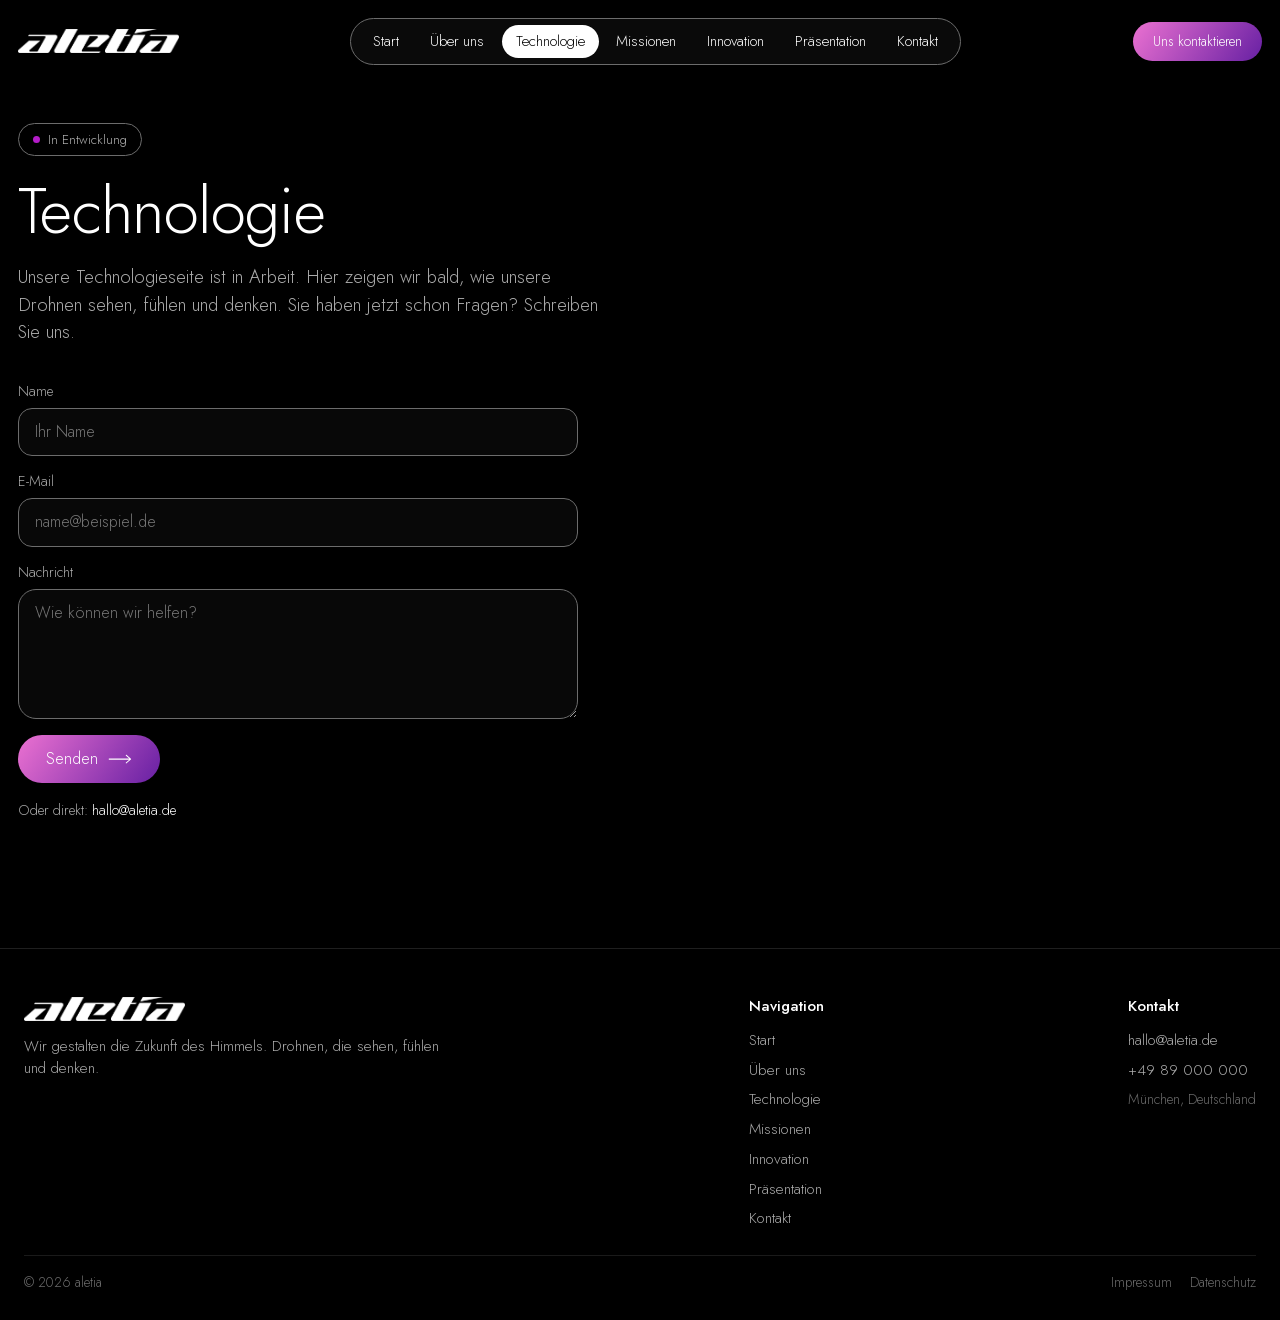
<file: technologie.html>
<!DOCTYPE html>
<html lang="de">
<head>
  <meta charset="UTF-8">
  <meta name="viewport" content="width=device-width, initial-scale=1.0">
  <title>aletia — Technologie</title>
  <meta name="description" content="aletia — Technologie. Unsere Technologieseite ist in Arbeit. Hier zeigen wir bald, wie unsere Drohnen sehen, fühlen und denken. Sie haben jetzt schon Fragen? Schreiben Sie uns.">
  <meta property="og:title" content="aletia — Technologie">
  <meta property="og:description" content="aletia — Technologie. Unsere Technologieseite ist in Arbeit. Hier zeigen wir bald, wie unsere Drohnen sehen, fühlen und denken. Sie haben jetzt schon Fragen? Schreiben Sie uns.">
  <meta property="og:type" content="website">
  <meta property="og:url" content="https://aletia.de/technologie.html">
  <link rel="canonical" href="https://aletia.de/technologie.html">
  <link rel="stylesheet" href="assets/css/fonts.css?v=1">
  <link rel="stylesheet" href="assets/css/styles.css?v=13">
</head>
<body class="subpage">
  <header class="topbar">
    <a href="index.html" class="logo" aria-label="aletia — Startseite">
      <img src="assets/img/logo-white.png" alt="aletia">
    </a>
    <nav class="mainnav" aria-label="Hauptnavigation">
        <a href="index.html" class="navlink">Start</a>
        <a href="ueber-uns.html" class="navlink">Über uns</a>
        <a href="technologie.html" class="navlink is-active">Technologie</a>
        <a href="missionen.html" class="navlink">Missionen</a>
        <a href="innovation.html" class="navlink">Innovation</a>
        <a href="praesentation.html" class="navlink">Präsentation</a>
        <a href="kontakt.html" class="navlink">Kontakt</a>
    </nav>
    <a href="kontakt.html" class="btn-contact">Uns kontaktieren</a>
    <button class="burger" aria-label="Menü öffnen" aria-expanded="false">
      <span></span><span></span><span></span>
    </button>
  </header>

  <main class="page">
      <span class="dev-badge">In Entwicklung</span>
      <h1>Technologie</h1>
      <p class="lead">Unsere Technologieseite ist in Arbeit. Hier zeigen wir bald, wie unsere Drohnen sehen, fühlen und denken. Sie haben jetzt schon Fragen? Schreiben Sie uns.</p>

      <form class="contact-form" novalidate>
        <div class="field">
          <label for="cf-name">Name</label>
          <input id="cf-name" name="name" type="text" placeholder="Ihr Name" required>
        </div>
        <div class="field">
          <label for="cf-mail">E-Mail</label>
          <input id="cf-mail" name="email" type="email" placeholder="name@beispiel.de" required>
        </div>
        <div class="field">
          <label for="cf-msg">Nachricht</label>
          <textarea id="cf-msg" name="message" placeholder="Wie können wir helfen?" required></textarea>
        </div>
        <button type="submit" class="form-submit">
          Senden
          <svg class="arrow" viewBox="0 0 44 16" preserveAspectRatio="none" width="26" height="12" aria-hidden="true"><path d="M2 8h38M33 2l8 6-8 6" fill="none" stroke="currentColor" stroke-width="1.6" stroke-linecap="round" stroke-linejoin="round"/></svg>
        </button>
        <p class="form-note">Oder direkt: <a href="mailto:hallo@aletia.de" style="color:#fff">hallo@aletia.de</a></p>
        <div class="form-success" role="status" aria-live="polite"></div>
      </form>
  </main>

  <footer class="site-footer">
    <div class="foot-inner">
      <div class="foot-brand">
        <img src="assets/img/logo-white.png" alt="aletia" class="foot-logo">
        <p>Wir gestalten die Zukunft des Himmels. Drohnen, die sehen, fühlen und denken.</p>
      </div>
      <nav class="foot-nav" aria-label="Footer-Navigation">
        <span class="foot-title">Navigation</span>
        <a href="index.html">Start</a>
        <a href="ueber-uns.html">Über uns</a>
        <a href="technologie.html">Technologie</a>
        <a href="missionen.html">Missionen</a>
        <a href="innovation.html">Innovation</a>
        <a href="praesentation.html">Präsentation</a>
        <a href="kontakt.html">Kontakt</a>
      </nav>
      <div class="foot-contact">
        <span class="foot-title">Kontakt</span>
        <a href="mailto:hallo@aletia.de">hallo@aletia.de</a>
        <a href="tel:+498900000000">+49 89 000 000</a>
        <span class="foot-muted">München, Deutschland</span>
      </div>
    </div>
    <div class="foot-bottom">
      <span>© 2026 aletia</span>
      <nav class="foot-legal" aria-label="Rechtliches"><a href="impressum.html">Impressum</a><a href="datenschutz.html">Datenschutz</a></nav>
    </div>
  </footer>

  <script src="assets/js/app.js?v=12"></script>
</body>
</html>
</file>
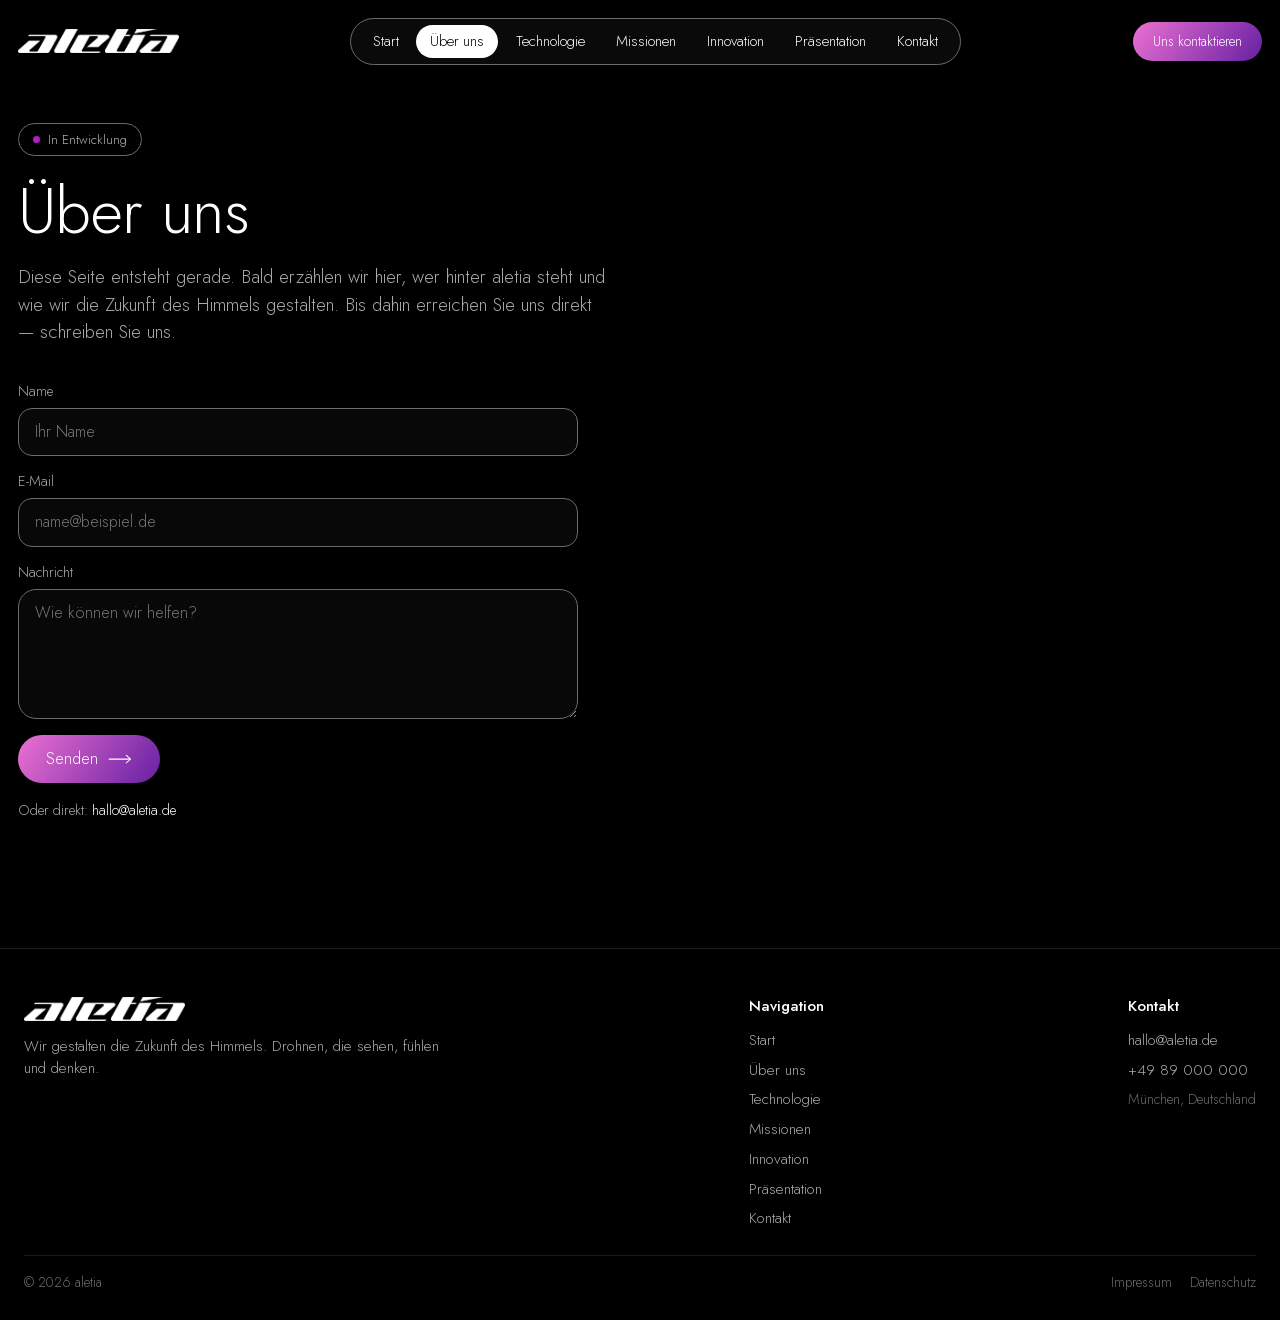
<file: ueber-uns.html>
<!DOCTYPE html>
<html lang="de">
<head>
  <meta charset="UTF-8">
  <meta name="viewport" content="width=device-width, initial-scale=1.0">
  <title>aletia — Über uns</title>
  <meta name="description" content="aletia — Über uns. Diese Seite entsteht gerade. Bald erzählen wir hier, wer hinter aletia steht und wie wir die Zukunft des Himmels gestalten. Bis dahin erreichen Sie uns direkt — schreiben Sie uns.">
  <meta property="og:title" content="aletia — Über uns">
  <meta property="og:description" content="aletia — Über uns. Diese Seite entsteht gerade. Bald erzählen wir hier, wer hinter aletia steht und wie wir die Zukunft des Himmels gestalten. Bis dahin erreichen Sie uns direkt — schreiben Sie uns.">
  <meta property="og:type" content="website">
  <meta property="og:url" content="https://aletia.de/ueber-uns.html">
  <link rel="canonical" href="https://aletia.de/ueber-uns.html">
  <link rel="stylesheet" href="assets/css/fonts.css?v=1">
  <link rel="stylesheet" href="assets/css/styles.css?v=13">
</head>
<body class="subpage">
  <header class="topbar">
    <a href="index.html" class="logo" aria-label="aletia — Startseite">
      <img src="assets/img/logo-white.png" alt="aletia">
    </a>
    <nav class="mainnav" aria-label="Hauptnavigation">
        <a href="index.html" class="navlink">Start</a>
        <a href="ueber-uns.html" class="navlink is-active">Über uns</a>
        <a href="technologie.html" class="navlink">Technologie</a>
        <a href="missionen.html" class="navlink">Missionen</a>
        <a href="innovation.html" class="navlink">Innovation</a>
        <a href="praesentation.html" class="navlink">Präsentation</a>
        <a href="kontakt.html" class="navlink">Kontakt</a>
    </nav>
    <a href="kontakt.html" class="btn-contact">Uns kontaktieren</a>
    <button class="burger" aria-label="Menü öffnen" aria-expanded="false">
      <span></span><span></span><span></span>
    </button>
  </header>

  <main class="page">
      <span class="dev-badge">In Entwicklung</span>
      <h1>Über uns</h1>
      <p class="lead">Diese Seite entsteht gerade. Bald erzählen wir hier, wer hinter aletia steht und wie wir die Zukunft des Himmels gestalten. Bis dahin erreichen Sie uns direkt — schreiben Sie uns.</p>

      <form class="contact-form" novalidate>
        <div class="field">
          <label for="cf-name">Name</label>
          <input id="cf-name" name="name" type="text" placeholder="Ihr Name" required>
        </div>
        <div class="field">
          <label for="cf-mail">E-Mail</label>
          <input id="cf-mail" name="email" type="email" placeholder="name@beispiel.de" required>
        </div>
        <div class="field">
          <label for="cf-msg">Nachricht</label>
          <textarea id="cf-msg" name="message" placeholder="Wie können wir helfen?" required></textarea>
        </div>
        <button type="submit" class="form-submit">
          Senden
          <svg class="arrow" viewBox="0 0 44 16" preserveAspectRatio="none" width="26" height="12" aria-hidden="true"><path d="M2 8h38M33 2l8 6-8 6" fill="none" stroke="currentColor" stroke-width="1.6" stroke-linecap="round" stroke-linejoin="round"/></svg>
        </button>
        <p class="form-note">Oder direkt: <a href="mailto:hallo@aletia.de" style="color:#fff">hallo@aletia.de</a></p>
        <div class="form-success" role="status" aria-live="polite"></div>
      </form>
  </main>

  <footer class="site-footer">
    <div class="foot-inner">
      <div class="foot-brand">
        <img src="assets/img/logo-white.png" alt="aletia" class="foot-logo">
        <p>Wir gestalten die Zukunft des Himmels. Drohnen, die sehen, fühlen und denken.</p>
      </div>
      <nav class="foot-nav" aria-label="Footer-Navigation">
        <span class="foot-title">Navigation</span>
        <a href="index.html">Start</a>
        <a href="ueber-uns.html">Über uns</a>
        <a href="technologie.html">Technologie</a>
        <a href="missionen.html">Missionen</a>
        <a href="innovation.html">Innovation</a>
        <a href="praesentation.html">Präsentation</a>
        <a href="kontakt.html">Kontakt</a>
      </nav>
      <div class="foot-contact">
        <span class="foot-title">Kontakt</span>
        <a href="mailto:hallo@aletia.de">hallo@aletia.de</a>
        <a href="tel:+498900000000">+49 89 000 000</a>
        <span class="foot-muted">München, Deutschland</span>
      </div>
    </div>
    <div class="foot-bottom">
      <span>© 2026 aletia</span>
      <nav class="foot-legal" aria-label="Rechtliches"><a href="impressum.html">Impressum</a><a href="datenschutz.html">Datenschutz</a></nav>
    </div>
  </footer>

  <script src="assets/js/app.js?v=12"></script>
</body>
</html>
</file>
<file: assets/css/fonts.css>
/* Jost (variable, 300–700) — lokal gehostet, kein Google-Fonts-CDN (DSGVO / LG München I, 3 O 17493/20) */
@font-face {
  font-family: 'Jost';
  font-style: normal;
  font-weight: 300 700;
  font-display: swap;
  src: url('../fonts/jost-latin-var.woff2') format('woff2');
  unicode-range: U+0000-00FF, U+0131, U+0152-0153, U+02BB-02BC, U+02C6, U+02DA, U+02DC, U+0304, U+0308, U+0329, U+2000-206F, U+20AC, U+2122, U+2191, U+2193, U+2212, U+2215, U+FEFF, U+FFFD;
}
</file>
<file: assets/css/styles.css>
/* ==========================================================================
   aletia — Eigene Design-System (nicht mit anderen Projekten teilen).
   Quelle der Wahrheit: Figma Frame 1 (Desktop 1595×829) + Frame 2 (Mobile 571×1665).
   ========================================================================== */

:root{
  --bg:#000000;
  --card:#FFFFFF;
  --ink:#0A0A0A;
  --accent:#B41CC9;
  --gray:#AAAAAA;
  --gray-2:#9D9D9D;
  --line:rgba(255,255,255,.16);
  --stroke:#6C6C6C;          /* sichtbarer Kontur (Menü/Suche) — aus Figma */
  --grad:linear-gradient(125deg,#EB71D1 0%,#6720A3 100%);
  --r-card:22px;
  --r-pill:999px;
}

*,*::before,*::after{box-sizing:border-box;margin:0;padding:0}

html{-webkit-text-size-adjust:100%}
body{
  font-family:"Jost",system-ui,-apple-system,"Segoe UI",sans-serif;
  font-weight:300;
  background:var(--bg);
  color:#fff;
  line-height:1.3;
  min-height:100vh;
  -webkit-font-smoothing:antialiased;
}
img{display:block;max-width:100%;height:auto}
a{color:inherit;text-decoration:none}
button{font:inherit;color:inherit;background:none;border:0;cursor:pointer}
input,textarea{font:inherit}

/* ==========================================================================
   MOBILE (Base) — vertikaler Stack nach Frame 2
   ========================================================================== */
.stage{
  position:relative;
  width:100%;
  min-height:100vh;
  padding:20px 18px 48px;
  overflow:hidden;            /* Drohne darf seitlich überlaufen (schwarz auf schwarz) */
}

/* ---- Top bar ---- */
.topbar{
  display:flex;
  align-items:center;
  justify-content:space-between;
  gap:14px;
  margin-bottom:30px;
}
.logo img{height:23px;width:auto}

.mainnav{
  position:absolute;
  top:62px;left:18px;right:18px;
  z-index:30;
  display:none;
  flex-direction:column;
  gap:4px;
  padding:10px;
  background:rgba(20,16,24,.96);
  border:1px solid var(--stroke);
  border-radius:18px;
  backdrop-filter:blur(8px);
}
.mainnav.is-open{display:flex}
.navlink{
  padding:11px 16px;
  border-radius:var(--r-pill);
  font-size:1rem;
  color:#fff;
  white-space:nowrap;
  transition:background .2s,color .2s;
}
.navlink.is-active{background:#fff;color:#000}
.navlink:not(.is-active):hover{background:rgba(255,255,255,.08)}

.btn-contact{
  display:inline-flex;align-items:center;justify-content:center;
  padding:10px 16px;
  font-size:.8rem;
  border-radius:var(--r-pill);
  background:var(--grad);
  color:#fff;
  white-space:nowrap;
  transition:filter .2s,transform .2s;
}
.btn-contact:hover{filter:brightness(1.08)}
.btn-contact:active{transform:translateY(1px)}

.burger{
  display:flex;flex-direction:column;justify-content:center;gap:5px;
  width:40px;height:40px;flex:0 0 auto;
  border-radius:12px;border:1px solid var(--stroke);
}
.burger span{display:block;height:1.5px;width:18px;margin:0 auto;background:#fff;transition:.25s}
.burger[aria-expanded="true"] span:nth-child(1){transform:translateY(6.5px) rotate(45deg)}
.burger[aria-expanded="true"] span:nth-child(2){opacity:0}
.burger[aria-expanded="true"] span:nth-child(3){transform:translateY(-6.5px) rotate(-45deg)}

/* ---- Hero (mobile grid) ---- */
.hero{
  display:grid;
  grid-template-columns:minmax(0,1fr) minmax(0,1fr);
  gap:12px;
}
.hero>*{grid-column:1 / -1;min-width:0}

.eyebrow{order:1;color:var(--gray);font-size:clamp(.9rem,3.6vw,1.1rem);line-height:1.3}
.headline{
  order:2;
  font-weight:300;
  font-size:clamp(2.7rem,13.8vw,3.9rem);   /* größer → ~2 Wörter pro Zeile */
  line-height:1.04;
  letter-spacing:-.01em;
  margin:2px 0 4px;
  overflow-wrap:break-word;
}
/* Drohne: größer und enger an Text/Suche (schwarze Ränder bluten aus) */
.hero-drone{order:3;width:130%;max-width:none;margin:-5% -15% -6%}

/* ---- Search ---- */
.search{
  order:4;
  display:flex;align-items:center;gap:10px;
  width:100%;
  padding:6px 6px 6px 22px;
  border:1.5px solid var(--stroke);
  border-radius:var(--r-pill);
  background:rgba(255,255,255,.03);
  margin:6px 0 6px;
}
.search-input{
  flex:1;min-width:0;
  background:none;border:0;outline:none;color:#fff;
  font-size:clamp(1rem,4.2vw,1.2rem);
}
.search-input::placeholder{color:var(--gray)}
.search-go{
  flex:0 0 auto;
  display:inline-flex;align-items:center;justify-content:center;
  min-width:74px;height:46px;padding:0 16px;
  border-radius:var(--r-pill);
  background:var(--grad);color:#fff;
  transition:filter .2s,transform .2s;
}
.search-go:hover{filter:brightness(1.08)}
.search-go:active{transform:translateY(1px)}
.arrow{display:block;width:34px;height:14px}

/* ---- Cards ---- */
.card{
  background:var(--card);
  color:var(--ink);
  border-radius:var(--r-card);
  padding:18px;
  font-weight:300;
}
.num{display:block;color:var(--accent);font-size:clamp(2rem,7.4vw,2.6rem);line-height:1;font-weight:300}
.card-text{font-size:clamp(.8rem,3.3vw,.98rem);line-height:1.25;color:var(--ink);overflow-wrap:anywhere;hyphens:auto}
.card-text b{font-weight:700}

.card-stat{display:flex;flex-direction:column;gap:14px}
.card-stat-1{order:5;grid-column:1}
.card-stat-2{order:6;grid-column:2}

/* ---- Unterer Bereich: 45 000-Karte links, Text rechts ---- */
.lower{
  order:7;
  display:grid;
  grid-template-columns:minmax(0,1fr) minmax(0,1fr);
  gap:12px;align-items:stretch;
  margin-top:2px;
}
.card-tall{display:flex;flex-direction:column;gap:10px}
.card-tall .thumb{display:block;background:#000;border-radius:14px;overflow:hidden;line-height:0}
.card-tall .thumb img{width:100%;aspect-ratio:220/147;object-fit:cover}
.num-label{display:block;font-weight:700;font-size:clamp(.95rem,3.6vw,1.1rem);color:var(--ink)}
.card-tall .card-text{margin-top:auto}   /* kleiner Text unten im Block */

.lower-right{display:flex;flex-direction:column;gap:16px;justify-content:flex-start}
.lower-right .para-tr{color:var(--gray);font-size:clamp(.88rem,3.5vw,1.05rem);line-height:1.35}
.lower-right .label-center{color:var(--gray);font-size:clamp(.88rem,3.5vw,1.05rem);line-height:1.35}

/* ---- Feature boxes ---- */
.feature{display:flex;flex-wrap:wrap;align-items:center;gap:12px 16px;margin-top:auto}
.feat-boxes{display:flex;gap:10px}
.fbox{
  display:inline-flex;align-items:center;justify-content:center;
  width:62px;height:62px;
  border:1px solid var(--gray-2);
  border-radius:18px;
  color:var(--gray-2);
  background:rgba(255,255,255,.02);
}
.feat-label{display:inline-flex;align-items:center;gap:8px;color:var(--gray);font-size:clamp(.85rem,3.4vw,1.05rem)}
.dot{width:7px;height:7px;border-radius:50%;background:var(--gray-2);flex:0 0 auto}

/* ==========================================================================
   FOOTER (alle Breiten)
   ========================================================================== */
.site-footer{background:#000;border-top:1px solid rgba(255,255,255,.12);padding:40px 18px 26px}
.foot-inner{display:flex;flex-direction:column;gap:30px;max-width:1440px;margin:0 auto}
.foot-logo{height:24px;width:auto}
.foot-brand p{color:var(--gray);font-size:.95rem;margin-top:14px;max-width:42ch;line-height:1.45}
.foot-nav,.foot-contact{display:flex;flex-direction:column;gap:10px}
.foot-title{color:#fff;font-weight:500;font-size:.95rem;margin-bottom:4px}
.foot-nav a,.foot-contact a{color:var(--gray);font-size:.95rem;transition:color .2s}
.foot-nav a:hover,.foot-contact a:hover{color:#fff}
.foot-muted{color:#6a6a6a;font-size:.88rem}
.foot-bottom{
  max-width:1440px;margin:26px auto 0;padding-top:18px;
  border-top:1px solid rgba(255,255,255,.1);
  display:flex;justify-content:space-between;gap:12px;flex-wrap:wrap;
  color:#6a6a6a;font-size:.85rem;
}

/* ==========================================================================
   UNTERSEITEN (in Entwicklung + Kontaktformular) — Basis (mobil)
   ========================================================================== */
.subpage{display:flex;flex-direction:column;min-height:100vh}
.subpage .topbar{
  position:relative;
  max-width:1440px;width:100%;margin:0 auto;
  padding:18px;margin-bottom:0;
}

.page{
  flex:1 0 auto;
  width:100%;max-width:1440px;margin:0 auto;
  padding:40px 18px 80px;
  display:flex;flex-direction:column;align-items:flex-start;
}
.dev-badge{
  display:inline-flex;align-items:center;gap:8px;
  padding:7px 14px;border:1px solid var(--stroke);border-radius:var(--r-pill);
  color:var(--gray);font-size:.82rem;margin-bottom:22px;
}
.dev-badge::before{content:"";width:7px;height:7px;border-radius:50%;background:var(--accent)}
.page h1{
  font-weight:300;font-size:clamp(2.2rem,10vw,4rem);line-height:1.05;letter-spacing:-.01em;
  margin-bottom:18px;overflow-wrap:break-word;hyphens:auto;max-width:100%;
}
.page .lead{color:var(--gray);font-size:clamp(1rem,4vw,1.15rem);line-height:1.5;max-width:54ch;margin-bottom:36px}

.contact-form{width:100%;max-width:560px;display:flex;flex-direction:column;gap:16px}
.field{display:flex;flex-direction:column;gap:7px}
.field label{font-size:.9rem;color:var(--gray)}
.field input,.field textarea{
  width:100%;padding:13px 16px;
  background:rgba(255,255,255,.03);
  border:1.5px solid var(--stroke);border-radius:14px;
  color:#fff;font-size:1rem;outline:none;
  transition:border-color .2s;
}
.field textarea{min-height:130px;resize:vertical;border-radius:18px}
.field input:focus,.field textarea:focus{border-color:#B41CC9}
.field input::placeholder,.field textarea::placeholder{color:#777}
.form-submit{
  align-self:flex-start;
  display:inline-flex;align-items:center;gap:10px;
  padding:14px 28px;border-radius:var(--r-pill);
  background:var(--grad);color:#fff;font-size:1rem;
  transition:filter .2s,transform .2s;
}
.form-submit:hover{filter:brightness(1.08)}
.form-submit:active{transform:translateY(1px)}
.form-note{color:var(--gray);font-size:.9rem;margin-top:2px}
.form-success{
  display:none;align-items:center;gap:10px;
  padding:14px 18px;border-radius:14px;
  background:rgba(180,28,201,.12);border:1px solid rgba(180,28,201,.5);
  color:#fff;font-size:.95rem;
}
.form-success.is-on{display:flex}

/* ---- Projektpräsentation (Folien-Blätterer, wie PDF) ---- */
.pres-page{max-width:1180px}
.pres{width:100%;margin-top:6px}
.pres-frame{
  position:relative;width:100%;aspect-ratio:1353 / 806;
  background:#000;border:1px solid var(--stroke);border-radius:16px;overflow:hidden;
}
.pres-img{width:100%;height:100%;object-fit:contain;display:block;cursor:pointer;-webkit-user-select:none;user-select:none}
.pres-nav{
  position:absolute;top:50%;transform:translateY(-50%);
  display:flex;align-items:center;justify-content:center;
  width:46px;height:46px;border-radius:50%;
  font-size:26px;line-height:1;color:#fff;
  background:rgba(20,16,24,.55);border:1px solid var(--stroke);backdrop-filter:blur(4px);
  transition:background .2s;
}
.pres-nav:hover{background:rgba(180,28,201,.55)}
.pres-prev.pres-nav{left:14px}
.pres-next.pres-nav{right:14px}
.pres-bar{display:flex;align-items:center;justify-content:center;gap:18px;margin-top:18px;flex-wrap:wrap}
.pres-btn{
  display:inline-flex;align-items:center;gap:4px;
  padding:10px 20px;border-radius:var(--r-pill);
  border:1px solid var(--stroke);color:#fff;font-size:.92rem;
  transition:background .2s,border-color .2s;
}
.pres-btn:hover{border-color:#B41CC9;background:rgba(180,28,201,.12)}
.pres-count{color:var(--gray);font-size:1rem;min-width:86px;text-align:center}
.pres-count b{color:#fff;font-weight:500}
.pres-dots{display:flex;flex-wrap:wrap;justify-content:center;gap:8px;margin-top:18px}
.pres-dot{width:9px;height:9px;border-radius:50%;background:rgba(255,255,255,.22);transition:background .2s,transform .2s}
.pres-dot:hover{background:rgba(255,255,255,.5)}
.pres-dot.is-on{background:var(--accent);transform:scale(1.25)}

/* ---- PDF-Download (Startseite + Präsentationsseite, ein Button) ---- */
.btn-pdf{
  display:inline-flex;align-items:center;gap:10px;
  padding:14px 26px;border-radius:var(--r-pill);
  background:var(--grad);color:#fff;font-size:1rem;line-height:1;white-space:nowrap;
  transition:filter .2s,transform .2s;
}
.btn-pdf:hover{filter:brightness(1.08)}
.btn-pdf:active{transform:translateY(1px)}
.btn-pdf svg{flex:0 0 auto}
.btn-pdf-meta{color:rgba(255,255,255,.75);font-size:.85rem}
.pres-actions{display:flex;flex-wrap:wrap;gap:12px;margin:-14px 0 30px}

/* ---- Startseite: Präsentation direkt unter dem Hero ---- */
.home-pres{width:100%;padding:8px 18px 0}
.home-pres-inner{max-width:1180px;margin:0 auto}
.home-pres-head{display:flex;flex-direction:column;align-items:flex-start;gap:22px;margin-bottom:28px}
.section-kicker{
  display:inline-flex;align-items:center;gap:8px;
  color:var(--gray);font-size:.88rem;letter-spacing:.02em;margin-bottom:14px;
}
.section-kicker::before{content:"";width:7px;height:7px;border-radius:50%;background:var(--accent)}
.section-title{
  font-weight:300;font-size:clamp(2rem,8.5vw,3.4rem);line-height:1.08;letter-spacing:-.01em;
  margin-bottom:14px;overflow-wrap:break-word;max-width:100%;
}
.home-pres .lead{color:var(--gray);font-size:clamp(1rem,4vw,1.1rem);line-height:1.5;max-width:58ch}

/* ==========================================================================
   DESKTOP (≥ 900px)
   ========================================================================== */
@media (min-width:900px){
  /* Startseite zentriert die feste Hero-Stage; Footer folgt darunter */
  body:not(.subpage){display:flex;flex-direction:column;align-items:center;padding:24px 24px 0}

  .stage{
    width:min(1440px,96vw);
    min-height:0;
    aspect-ratio:1594.53 / 829.36;
    padding:0;
    overflow:hidden;
    container-type:inline-size;
    background:var(--bg);
  }

  .burger{display:none}

  /* ---- Top bar: einzeln positioniert (Floating wie Frame 1) ---- */
  .topbar{display:contents}

  .logo{position:absolute;left:8.05%;top:5.4%;z-index:5}   /* bündig mit Headline, kleiner */
  .logo img{height:1.6cqw}

  .mainnav{
    position:absolute;left:33%;top:4.27%;width:34%;height:5.21%;   /* breiter für 7 Punkte */
    display:flex;flex-direction:row;flex-wrap:nowrap;align-items:center;justify-content:space-between;
    gap:.05cqw;padding:.3cqw .45cqw;z-index:5;
    background:rgba(255,255,255,.04);
    border:1px solid var(--stroke);             /* klarer Kontur */
    border-radius:var(--r-pill);
    backdrop-filter:none;
  }
  .navlink{padding:.4cqw .52cqw;font-size:.72cqw;border-radius:var(--r-pill);line-height:1;white-space:nowrap}

  .btn-contact{
    position:absolute;left:85.05%;top:4.27%;width:9.37%;height:5.21%;
    padding:0;font-size:.82cqw;z-index:5;
  }

  /* ---- Hero positioning context + cqw container ---- */
  .hero{
    position:absolute;inset:0;display:block;
    container-type:inline-size;
  }
  .hero-drone{
    position:absolute;left:27.03%;top:-1.4%;width:58.01%;height:auto;margin:0;
    z-index:0;pointer-events:none;
  }
  .hero>*:not(.hero-drone){z-index:2}

  .eyebrow{display:none}   /* nur in Frame 2 (Mobile) */

  .headline{
    position:absolute;left:8.05%;top:18.3%;width:36%;margin:0;
    font-size:4.83cqw;line-height:1.03;letter-spacing:0;
  }

  /* lower/lower-right lösen sich auf → Kinder absolut gegen .hero */
  .lower,.lower-right,.feature,.feat-boxes{display:contents}

  .label-center{
    position:absolute;left:43.53%;top:21.3%;width:13%;  /* Unterkante = Unterkante 1. Headline-Zeile */
    font-size:.822cqw;line-height:1.35;color:var(--gray);
  }
  .para-tr{
    position:absolute;left:82.66%;top:21%;width:13.5%;margin:0;
    font-size:.822cqw;line-height:1.35;color:var(--gray);
  }

  /* ---- Search ---- */
  .search{
    position:absolute;left:8.05%;top:49.76%;width:25%;height:5.69%;
    margin:0;padding:0 .35cqw 0 1.4cqw;gap:.5cqw;
    border:1px solid var(--stroke);
  }
  .search-input{font-size:.95cqw}
  .search-go{min-width:0;width:auto;height:74%;padding:0 .8cqw}
  .arrow{width:1.9cqw;height:.8cqw}

  /* ---- Stat cards ---- */
  .card{border-radius:2.05cqw;padding:1.15cqw}
  .num{font-size:2.34cqw}
  .card-text{font-size:.822cqw;line-height:1.25}

  .card-stat{justify-content:space-between;gap:0}
  .card-stat-1{position:absolute;left:8.05%;top:60.19%;width:10.68%;height:20.54%}
  .card-stat-2{position:absolute;left:19.56%;top:60.19%;width:10.68%;height:20.54%}

  .card-tall{
    position:absolute;left:81.51%;top:35.07%;width:12.9%;height:45.66%;
    gap:.5cqw;
  }
  .card-tall .thumb{border-radius:1.6cqw}
  .num-label{font-size:.95cqw}
  .card-tall .num{font-size:2.34cqw}
  .card-tall .card-text{margin-top:auto}   /* kleiner Text unten */

  /* ---- Feature boxes (gegen Stage positioniert) ---- */
  .fbox{position:absolute;width:4.6%;height:8.85%;border-radius:1.25cqw}
  .fbox svg{width:1.5cqw;height:1.5cqw}
  .fbox-front{left:73.05%;top:61.61%}
  .fbox-back{left:67.96%;top:70.43%}
  .feat-label{
    position:absolute;left:74.53%;top:74.4%;
    font-size:.822cqw;gap:.5cqw;color:var(--gray);
  }
  .feat-label .dot{width:.45cqw;height:.45cqw}

  /* ---- Startseite: Präsentation Desktop ---- */
  .home-pres{width:min(1440px,96vw);padding:56px 0 0}
  .home-pres-head{flex-direction:row;align-items:flex-end;justify-content:space-between;gap:40px;margin-bottom:32px}
  .home-pres-text{max-width:720px}
  .section-title{font-size:clamp(2.6rem,3.6vw,3.6rem)}
  .btn-pdf{flex:0 0 auto;margin-bottom:6px}

  /* ---- Footer Desktop ---- */
  .site-footer{width:100%;margin-top:48px;padding:48px 24px 28px}
  .foot-inner{flex-direction:row;justify-content:space-between;gap:48px}
  .foot-brand{max-width:36%}

  /* ---- Unterseiten Desktop: normale Kopfzeile (kein Floating) ---- */
  .subpage .topbar{display:flex}
  .subpage .logo{position:static}
  .subpage .logo img{height:24px}
  .subpage .mainnav{
    position:static;width:auto;height:auto;flex:0 1 auto;
    gap:.2rem;padding:6px 8px;
    background:rgba(255,255,255,.04);
  }
  .subpage .navlink{padding:9px 14px;font-size:.92rem}
  .subpage .btn-contact{position:static;width:auto;height:auto;padding:11px 20px;font-size:.85rem}
  .page h1{font-size:clamp(3rem,5vw,4.6rem)}
}

/* ---- Toast ---- */
.toast{
  position:fixed;left:50%;bottom:24px;
  transform:translateX(-50%) translateY(20px);
  display:flex;align-items:center;gap:10px;
  max-width:min(90vw,520px);
  padding:14px 20px;
  background:rgba(20,16,24,.97);
  border:1px solid var(--stroke);border-radius:14px;
  color:#fff;font-size:.95rem;line-height:1.35;
  opacity:0;pointer-events:none;z-index:100;
  transition:opacity .25s ease,transform .25s ease;
}
.toast::before{content:"";width:7px;height:7px;border-radius:50%;background:var(--accent);flex:0 0 auto}
.toast.is-on{opacity:1;transform:translateX(-50%) translateY(0)}

/* Größere Schirme: Stage bleibt bei 1440 */
@media (min-width:1500px){
  .stage,.home-pres{width:1440px}
}

/* ---- Footer: Rechtliches + Legal-Seiten (Impressum/Datenschutz) ---- */
.foot-legal{display:flex;gap:18px}
.foot-legal a{color:#6a6a6a;transition:color .2s}
.foot-legal a:hover{color:#fff}
.legal{max-width:760px}
.legal h2{font-weight:500;font-size:1.05rem;color:#fff;margin:30px 0 8px}
.legal p,.legal address{font-style:normal;color:var(--gray);font-size:1rem;line-height:1.6;margin:0 0 6px;max-width:64ch}
.legal a{color:#fff;text-decoration:underline;text-underline-offset:3px}
.legal .note{margin-top:34px;padding:14px 18px;border:1px solid var(--line);border-radius:14px;color:var(--gray);font-size:.9rem}
.legal .back{display:inline-block;margin-top:34px;color:#fff}
</file>
